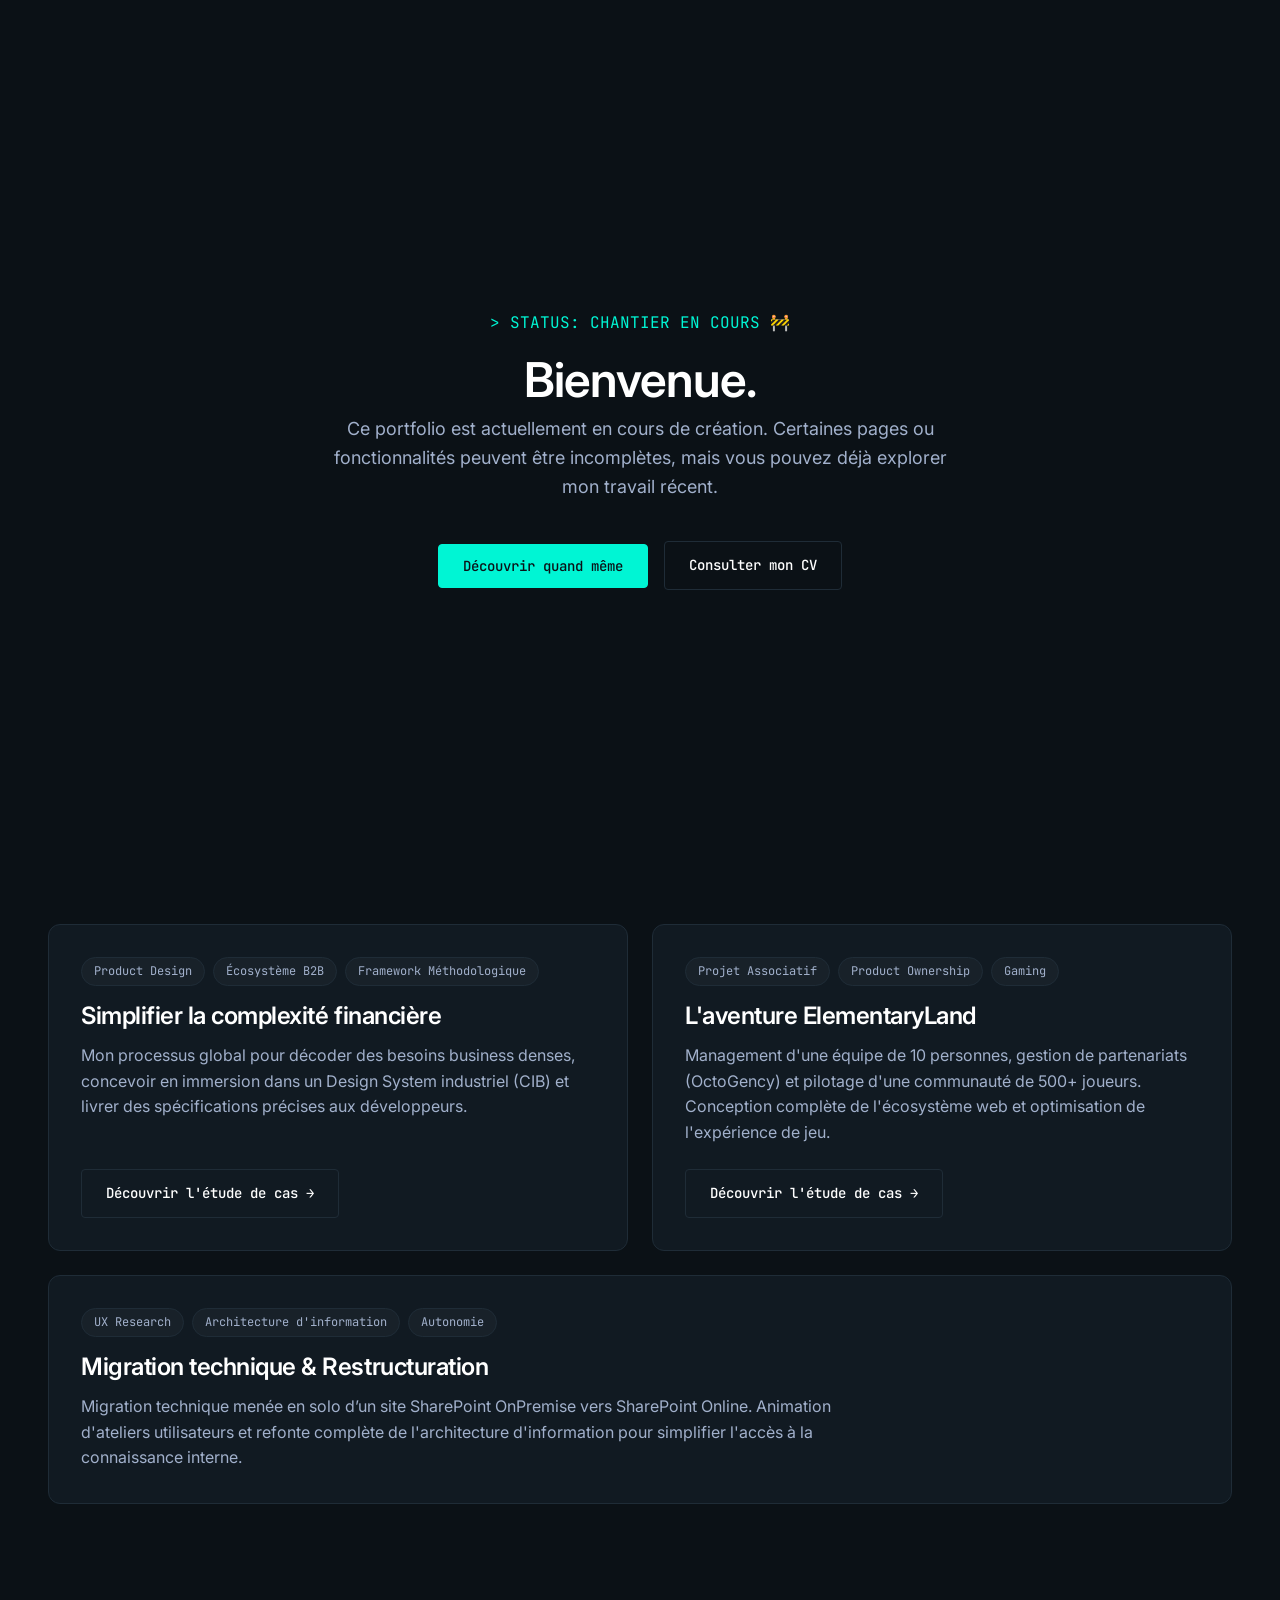
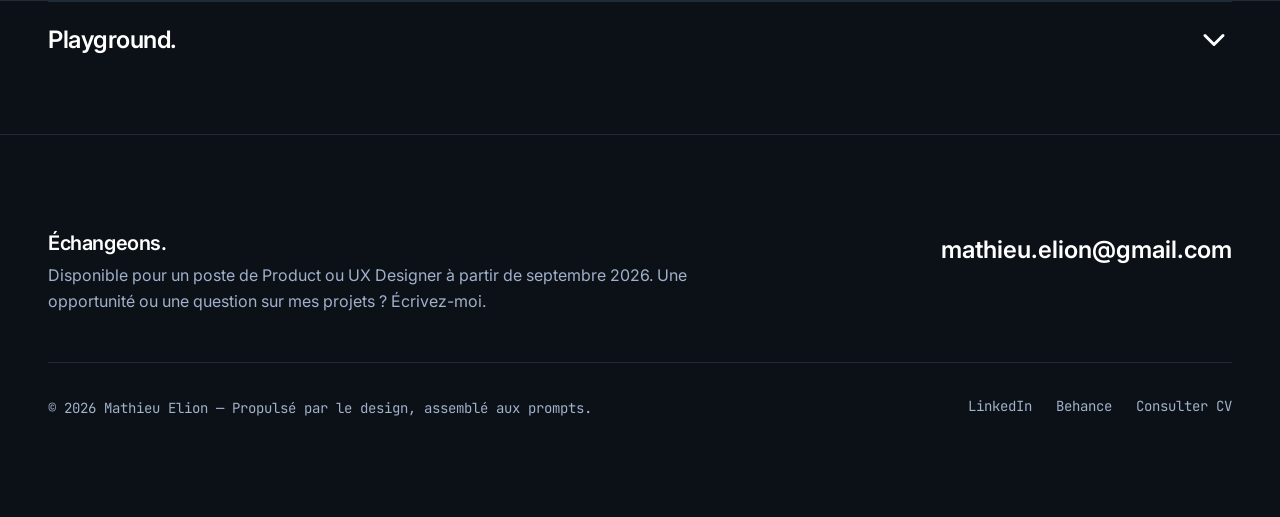
<file: index.html>
<!DOCTYPE html>
<html lang="fr">
<head>
    <meta charset="UTF-8">
    <meta name="viewport" content="width=device-width, initial-scale=1.0">
    <title>Mathieu Elion | Product & UX Designer</title>
    <meta name="description" content="Portfolio de Mathieu Elion, Product Designer hybride entre le gaming et la finance.">
    
    <!-- Fonts -->
    <link rel="preconnect" href="https://fonts.googleapis.com">
    <link rel="preconnect" href="https://fonts.gstatic.com" crossorigin>
    <link href="https://fonts.googleapis.com/css2?family=Inter:wght@400;500;600;700&family=JetBrains+Mono:wght@400;500;700&display=swap" rel="stylesheet">

    <!-- Styles -->
    <!-- Variables config is imported inside main.css -->
    <link rel="stylesheet" href="./src/styles/main.css">
</head>
<body class="bg-main m-0 p-0 overflow-x-hidden w-full">
    <!-- WIP SPLASH SCREEN -->
    <div id="wip-splash" class="wip-splash-screen flex flex-col items-center justify-center hidden" aria-hidden="true">
        <div class="wip-splash-content text-center max-w-2xl px-6 flex flex-col items-center justify-center">
            <span class="font-mono text-accent mb-4 block">> STATUS: CHANTIER EN COURS 🚧</span>
            <h1 class="hero-title mb-6" style="font-size: 3rem;">Bienvenue.</h1>
            <p class="text-secondary mb-8 text-lg">Ce portfolio est actuellement en cours de création. Certaines pages ou fonctionnalités peuvent être incomplètes, mais vous pouvez déjà explorer mon travail récent.</p>
            <div class="flex gap-4 flex-wrap justify-center items-center mt-2">
                <button id="wip-splash-enter" class="btn btn-primary" style="white-space: nowrap;">Découvrir quand même</button>
                <a href="./src/docs/CV_2026-SEPT-Mathieu_ELION.pdf" target="_blank" rel="noopener noreferrer" class="btn btn-outline" style="white-space: nowrap;">Consulter mon CV</a>
            </div>
        </div>
    </div>

    <script>
        if (localStorage.getItem('theme') === 'light') {
            document.body.classList.add('light-theme');
        }
    </script>

    <!-- The header and main layout take the full width for the background -->
    <div class="relative z-10 w-full">

<!-- ===================================================================             SITE HEADER
             ========================================================================== -->
        <!-- Center the content using layout-wrapper inside full-width container -->
        <header id="site-header" class="site-header flex flex-col">
            <!-- WIP PERMANENT BANNER -->
            <div id="wip-banner" class="wip-sticky-banner">
                <div class="marquee-container">
                    <div class="marquee-content">
                        <span class="font-bold text-primary">🚧 Chantier en cours</span> — Ce portfolio est en cours de création. Certaines fonctionnalités peuvent être incomplètes.
                    </div>
                </div>
            </div>
            <div class="layout-wrapper header-padding w-full mx-auto relative z-10 flex items-center justify-between" style="min-height: 64px;">
                <a href="./index.html" class="logo font-mono font-bold text-accent hover-effect"><span class="logo-text">ME.</span><span class="nav-breadcrumb"></span></a>
                <nav class="nav-navigation relative">
                    <button class="theme-toggle" id="theme-toggle-btn" aria-label="Changer de thème">
                        <svg class="sun-icon" width="14" height="14" viewBox="0 0 24 24" fill="none" stroke="currentColor" stroke-width="2" stroke-linecap="round" stroke-linejoin="round"><circle cx="12" cy="12" r="5"></circle><line x1="12" y1="1" x2="12" y2="3"></line><line x1="12" y1="21" x2="12" y2="23"></line><line x1="4.22" y1="4.22" x2="5.64" y2="5.64"></line><line x1="18.36" y1="18.36" x2="19.78" y2="19.78"></line><line x1="1" y1="12" x2="3" y2="12"></line><line x1="21" y1="12" x2="23" y2="12"></line><line x1="4.22" y1="19.78" x2="5.64" y2="18.36"></line><line x1="18.36" y1="5.64" x2="19.78" y2="4.22"></line></svg>
                        <svg class="moon-icon" width="14" height="14" viewBox="0 0 24 24" fill="none" stroke="currentColor" stroke-width="2" stroke-linecap="round" stroke-linejoin="round"><path d="M21 12.79A9 9 0 1 1 11.21 3 7 7 0 0 0 21 12.79z"></path></svg>
                    </button>
                    <button class="nav-menu-toggle" aria-expanded="false" aria-controls="nav-links-menu" aria-label="Ouvrir le menu">
                        <span class="menu-toggle-text">Menu</span>
                        <svg class="menu-chevron" width="12" height="12" viewBox="0 0 24 24" fill="none" stroke="currentColor" stroke-width="2.5" stroke-linecap="round" stroke-linejoin="round"><polyline points="6 9 12 15 18 9"></polyline></svg>
                    </button>
                    <div id="nav-links-menu" class="nav-links-container">
                        <a href="#projects" class="nav-link">Projets</a>
                        <a href="#playground" class="nav-link-playground">Playground</a>
                        <a href="#site-footer" class="nav-link">Contact</a>
                        <a href="./src/docs/CV_2026-SEPT-Mathieu_ELION.pdf" class="nav-cv-btn" target="_blank" rel="noopener noreferrer">CV</a>
                    </div>
                </nav>
            </div>
        </header>

        <main id="main-content" class="w-full relative z-10">

            <!-- ==========================================================================
                 HERO SECTION
                 ========================================================================== -->
            <section id="hero" class="relative min-h-[70vh] flex flex-col justify-center overflow-hidden w-full m-0 p-0 w-screen max-w-[100vw]" style="margin-left: calc(-50vw + 50%); margin-right: calc(-50vw + 50%); padding-left: calc(50vw - 50%); padding-right: calc(50vw - 50%);">
                <!-- Background Canvas (Spans entire hero section) -->
                <div class="hero-canvas-container absolute inset-0 z-0 w-full h-full overflow-hidden">
                    <canvas id="hero-interactive-canvas" class="w-full h-full block"></canvas>
                </div>

                <div class="layout-wrapper hero-grid relative z-10 section-padding w-full mx-auto">

                    <!-- Left Column: Content -->
                    <div class="hero-left max-w-2xl">

                        <!-- Easter Egg: Hero Text Tooltip -->
                        <div class="prompt-badge-wrapper" aria-hidden="true">
                            <button class="prompt-badge" tabindex="0">AI 🪄</button>
                            <div class="prompt-tooltip">
                                <div class="prompt-code">
                                    <span class="prompt-label">> Prompt Used:</span>
                                    <p>"Génère un texte d'introduction minimaliste pour un Product Designer junior."</p>
                                </div>
                                <div class="human-fix">
                                    <span class="prompt-label">> Human Fix:</span>
                                    <p>"Le texte initial de l'IA était ultra-générique. J'ai tout réécrit à la main pour assumer mon vrai profil : ce grand écart entre l'univers du gaming et la rigueur de la finance."</p>
                                </div>
                            </div>
                        </div>

                        <h1 class="hero-title">Mathieu Elion</h1>
                        <span class="hero-subtitle font-mono text-accent">Product Designer — UX Designer</span>
                        <p class="hero-text mb-8">
                            De la gestion créative d'une communauté gaming à la rigueur des services financiers chez Société Générale CIB, mon parcours est guidé par une curiosité de nature et l'envie d'apprendre. Touche-à-tout et passionné par l'exploration du design sous toutes ses formes, j'aime décortiquer les problèmes denses pour concevoir des parcours fluides. Diplômé en septembre 2026, je cherche mon prochain terrain d'apprentissage.
                        </p>

                        <!-- Call To Actions -->
                        <div class="hero-actions flex gap-4 relative" style="width: fit-content; z-index: 50;">
                             <!-- Easter Egg: Hero Buttons Tooltip -->
                            <div class="prompt-badge-wrapper" style="top: -15px; right: -40px;" aria-hidden="true">
                                <button class="prompt-badge" tabindex="0">AI 🪄</button>
                                <!-- Apply custom class for top tooltip -->
                                <div class="prompt-tooltip tooltip-top">
                                    <div class="prompt-code">
                                        <span class="prompt-label">> Prompt Used:</span>
                                        <p>"Ajoute des boutons de contact sous le texte du hero."</p>
                                    </div>
                                    <div class="human-fix">
                                        <span class="prompt-label">> Human Fix:</span>
                                        <p>"Erreur d'UX classique de l'IA qui avait masqué mon CV tout en bas du site. Les recruteurs sont pressés : les boutons d'action doivent être accessibles dès le premier regard."</p>
                                    </div>
                                </div>
                            </div>
                            <a href="./src/docs/CV_2026-SEPT-Mathieu_ELION.pdf" class="btn btn-primary" target="_blank" rel="noopener noreferrer">Consulter mon CV</a>
                            <a href="#site-footer" class="btn btn-outline">Me contacter</a>
                        </div>
                    </div>

                    <!-- Right Column: Status Tracker -->
                    <div class="hero-right flex flex-col justify-center">
                        <div class="status-tracker">

                            <!-- Row 1 -->
                            <div class="status-row">
                                <span class="status-label font-mono">DISPONIBILITÉ</span>
                                <p class="status-value">Poste de Product ou UX Designer à partir de septembre 2026.</p>
                            </div>

                            <!-- Row 2 -->
                            <div class="status-row">
                                <span class="status-label font-mono">FOCUS ACTUEL</span>
                                <p class="status-value">Rédaction d'un mémoire sur la manipulation insidieuse.</p>
                            </div>

                            <!-- Row 3 -->
                            <div class="status-row">
                                <span class="status-label font-mono">LOCALISATION</span>
                                <p class="status-value">Paris - France</p>
                            </div>

                        </div>
                    </div>

                </div>
            </section>

            <!-- ==========================================================================
                 MAIN PROJECTS GRID
                 ========================================================================== -->
            <section id="projects" class="border-t relative z-10 bg-main w-full m-0 p-0 w-screen max-w-[100vw]" style="margin-left: calc(-50vw + 50%); margin-right: calc(-50vw + 50%); padding-left: calc(50vw - 50%); padding-right: calc(50vw - 50%);">
                <div class="layout-wrapper section-padding w-full mx-auto">
                    <h2 class="section-title">Projets.</h2>
                    <p class="section-subtitle">Sélection d'études de cas détaillées.</p>

                    <div class="projects-grid mt-8">

                        <!-- === CARD 1: SG Markets === -->
                        <!-- Fixed absolute link to trigger properly on local filesystem -->
                        <article class="card flex-col flex-between project-card relative cursor-pointer" onclick="window.location.href='./sg-markets.html'" tabindex="0">
                            <!-- Easter Egg: SG Markets Tooltip -->
                            <!-- IMPORTANT: Stop click event from bubbling up to the article when interacting with the badge -->
                            <div class="prompt-badge-wrapper" aria-hidden="true" onclick="event.stopPropagation()">
                                <button class="prompt-badge" tabindex="0">AI 🪄</button>
                                <div class="prompt-tooltip">
                                    <div class="prompt-code">
                                        <span class="prompt-label">> Prompt Used:</span>
                                        <p>"Crée une section asymétrique pour présenter mes projets majeurs."</p>
                                    </div>
                                    <div class="human-fix">
                                        <span class="prompt-label">> Human Fix:</span>
                                        <p>"L'IA avait d'abord généré des sections séparées très lourdes. On a itéré ensemble pour tout regrouper dans cette grille unifiée, plus proche d'une logique de Dashboard."</p>
                                    </div>
                                </div>
                            </div>

                            <div>
                                <!-- Tags -->
                                <div class="tags-container mb-4">
                                    <span class="tag">Product Design</span>
                                    <span class="tag">Écosystème B2B</span>
                                    <span class="tag">Framework Méthodologique</span>
                                </div>
                                <h3 class="card-title">Simplifier la complexité financière</h3>
                                <p class="card-desc">Mon processus global pour décoder des besoins business denses, concevoir en immersion dans un Design System industriel (CIB) et livrer des spécifications précises aux développeurs.</p>
                            </div>
                            <!-- Inner link also needs stopPropagation or just let the article click handle it -->
                            <a href="./sg-markets.html" class="btn btn-outline mt-6 self-start" onclick="event.stopPropagation()">Découvrir l'étude de cas →</a>
                        </article>

                        <!-- === CARD 2: ElementaryLand === -->
                        <article class="card flex-col flex-between project-card relative cursor-pointer" onclick="window.location.href='./elementary-land.html'" tabindex="0">
                            <div>
                                <!-- Tags -->
                                <div class="tags-container mb-4">
                                    <span class="tag">Projet Associatif</span>
                                    <span class="tag">Product Ownership</span>
                                    <span class="tag">Gaming</span>
                                </div>
                                <h3 class="card-title">L'aventure ElementaryLand</h3>
                                <p class="card-desc">Management d'une équipe de 10 personnes, gestion de partenariats (OctoGency) et pilotage d'une communauté de 500+ joueurs. Conception complète de l'écosystème web et optimisation de l'expérience de jeu.</p>
                            </div>
                            <a href="./elementary-land.html" class="btn btn-outline mt-6 self-start" onclick="event.stopPropagation()">Découvrir l'étude de cas →</a>
                        </article>

                        <!-- === CARD 3: SharePoint (Full Width) === -->
                        <article class="card project-card-full relative">
                            <!-- Easter Egg: SharePoint Tooltip -->
                            <div class="prompt-badge-wrapper" style="top: 10px; right: 10px;" aria-hidden="true">
                                <button class="prompt-badge" tabindex="0">AI 🪄</button>
                                <div class="prompt-tooltip playground-tooltip">
                                    <div class="prompt-code">
                                        <span class="prompt-label">> Prompt Used:</span>
                                        <p>"Rédige le descriptif pour un projet de migration d'outils internes."</p>
                                    </div>
                                    <div class="human-fix">
                                        <span class="prompt-label">> Human Fix:</span>
                                        <p>"L'IA voulait survendre le projet avec des buzzwords corporate. J'ai simplifié le pitch pour me concentrer sur la vraie valeur ajoutée de mon alternance : l'architecture de l'information et l'animation d'ateliers."</p>
                                    </div>
                                </div>
                            </div>

                            <!-- Tags -->
                            <div class="tags-container mb-4">
                                <span class="tag">UX Research</span>
                                <span class="tag">Architecture d'information</span>
                                <span class="tag">Autonomie</span>
                            </div>
                            <h3 class="card-title">Migration technique & Restructuration</h3>
                            <p class="card-desc max-w-3xl">Migration technique menée en solo d’un site SharePoint OnPremise vers SharePoint Online. Animation d'ateliers utilisateurs et refonte complète de l'architecture d'information pour simplifier l'accès à la connaissance interne.</p>
                        </article>

                    </div>
                </div>
            </section>

            <!-- ==========================================================================
                 PLAYGROUND SECTION
                 ========================================================================== -->
            <section id="playground" class="border-t relative z-10 bg-main w-full m-0 p-0 w-screen max-w-[100vw]" style="margin-left: calc(-50vw + 50%); margin-right: calc(-50vw + 50%); padding-left: calc(50vw - 50%); padding-right: calc(50vw - 50%);">
                <div class="layout-wrapper w-full mx-auto relative px-6 px-12-md">
                    <button class="playground-trigger" aria-expanded="false" aria-controls="playground-content">
                        <div class="trigger-text-content">
                            <h2 class="section-title mb-0" style="font-size: 1.5rem; margin-bottom: 0;">Playground.</h2>
                        </div>
                        <svg class="chevron-icon" width="36" height="36" viewBox="0 0 24 24" fill="none" stroke="currentColor" stroke-width="2" stroke-linecap="round" stroke-linejoin="round"><polyline points="6 9 12 15 18 9"></polyline></svg>
                    </button>

                    <div id="playground-content" class="playground-content" aria-hidden="true">
                        <div class="playground-inner-wrapper relative">

                            <!-- Easter Egg: Playground Tooltip -->
                            <div class="prompt-badge-wrapper" style="top: 0; right: var(--space-6);" aria-hidden="true">
                                <button class="prompt-badge" tabindex="0">AI 🪄</button>
                                <div class="prompt-tooltip">
                                    <div class="prompt-code">
                                        <span class="prompt-label">> Prompt Used:</span>
                                        <p>"Crée une section hautement structurée pour l'archivage de mes projets secondaires."</p>
                                    </div>
                                    <div class="human-fix">
                                        <span class="prompt-label">> Human Fix:</span>
                                        <p>"L'IA voulait créer des sous-pages hyper formelles pour chaque exercice. J'ai préféré casser ce cadre rigide pour en faire un espace libre — un vrai fourre-tout propre — où je partage mes photos, liens et expérimentations de cours sans filtre."</p>
                                    </div>
                                </div>
                            </div>

                            <span class="section-subtitle block mb-4">Un espace d'expérimentations libres.</span>
                            <p class="max-w-3xl mb-8">Un aperçu de mes projets hebdomadaires à l'IIM, hackathons, rendus 3D sur Blender et délires de code. Un condensé d'exercices pour tester des idées, échouer parfois, et apprendre rapidement à délivrer sous contrainte de temps.</p>

                            <!-- Masonry Grid for side projects -->
                            <div class="grid-masonry mt-8">
                                <!-- HOW TO MODIFY: Replace these placeholder cards with <img>, <video>, or custom content -->
                                <div class="card playground-card flex-center">
                                    <span class="tag font-mono">[UI]</span>
                                </div>
                                <div class="card playground-card flex-center">
                                    <span class="tag font-mono">[3D]</span>
                                </div>
                                <div class="card playground-card flex-center">
                                    <span class="tag font-mono">[Motion]</span>
                                </div>
                                <div class="card playground-card flex-center">
                                    <span class="tag font-mono">[Code]</span>
                                </div>
                                <div class="card playground-card flex-center">
                                    <span class="tag font-mono">[UI]</span>
                                </div>
                                <div class="card playground-card flex-center">
                                    <span class="tag font-mono">[3D]</span>
                                </div>
                            </div>
                        </div>
                    </div>
                </div>
            </section>
        </main>
        
        <!-- ==========================================================================
             SITE FOOTER
             ========================================================================== -->
        <footer id="site-footer" class="border-t flex-col relative z-10 bg-main w-full m-0 p-0 w-screen max-w-[100vw]" style="margin-left: calc(-50vw + 50%); margin-right: calc(-50vw + 50%); padding-left: calc(50vw - 50%); padding-right: calc(50vw - 50%);">
            <div class="layout-wrapper section-padding w-full mx-auto">
                <!-- Top Row: Contact & Availability -->
                <div class="footer-top flex-col md-flex-row md-between md-align-start mb-12">
                    <div class="footer-content max-w-2xl mb-8 md-mb-0">
                        <h2 class="text-xl font-bold mb-2">Échangeons.</h2>
                        <p class="text-secondary m-0">
                            Disponible pour un poste de Product ou UX Designer à partir de septembre 2026. Une opportunité ou une question sur mes projets ? Écrivez-moi.
                        </p>
                    </div>

                    <div class="footer-contact">
                        <a href="mailto:mathieu.elion@gmail.com" class="text-2xl font-bold hover-effect">
                            mathieu.elion@gmail.com
                        </a>
                    </div>
                </div>

                <!-- Bottom Row: Metadata & Links -->
                <div class="footer-bottom border-t pt-8 flex-col md-flex-row md-between">
                    <div class="footer-metadata mb-4 md-mb-0">
                        <span class="font-mono text-muted text-sm">
                            © 2026 Mathieu Elion — Propulsé par le design, assemblé aux prompts.
                        </span>
                    </div>

                    <div class="footer-links flex gap-6">
                        <a href="https://www.linkedin.com/in/mathieu-elion" class="font-mono text-muted text-sm hover-effect" target="_blank" rel="noopener noreferrer">LinkedIn</a>
                        <a href="https://behance.net/mathieuelion" class="font-mono text-muted text-sm hover-effect" target="_blank" rel="noopener noreferrer">Behance</a>
                        <a href="./src/docs/CV_2026-SEPT-Mathieu_ELION.pdf" class="font-mono text-muted text-sm hover-effect" target="_blank" rel="noopener noreferrer">Consulter CV</a>
                    </div>
                </div>
            </div>
        </footer>
    </div>
    
    <!-- ==========================================================================
         EASTER EGG CONTROLLER
         Floating Button (Compact Version)
         ========================================================================== -->
    <button id="prompt-mode-toggle" class="floating-btn-compact" aria-label="Toggle Developer Prompt Mode" aria-pressed="false">
        <span class="icon font-mono font-bold" aria-hidden="true">🪄</span>
        <span class="btn-tooltip font-mono" aria-live="polite">Behind the Scenes</span>
    </button>

    <!-- Scripts -->
    <script src="./src/js/main.js" defer></script>
</body>
</html>
</file>
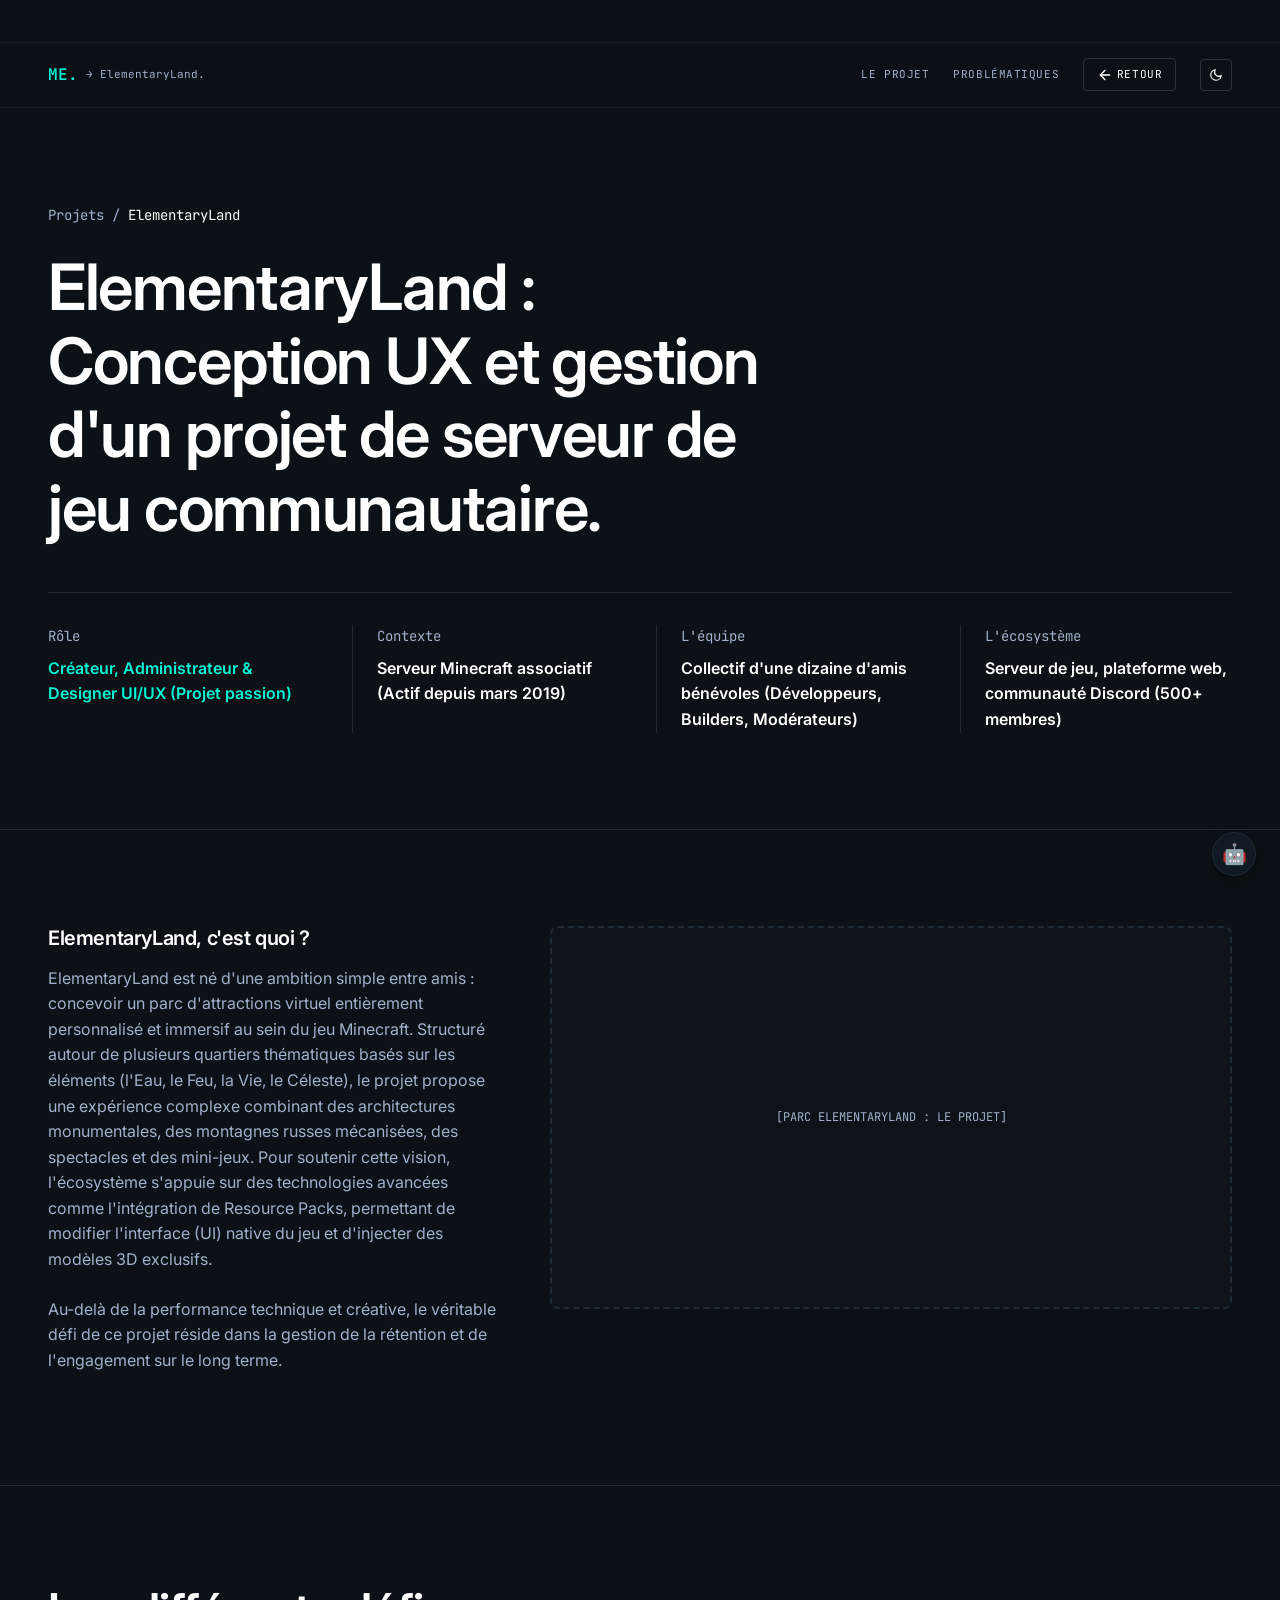
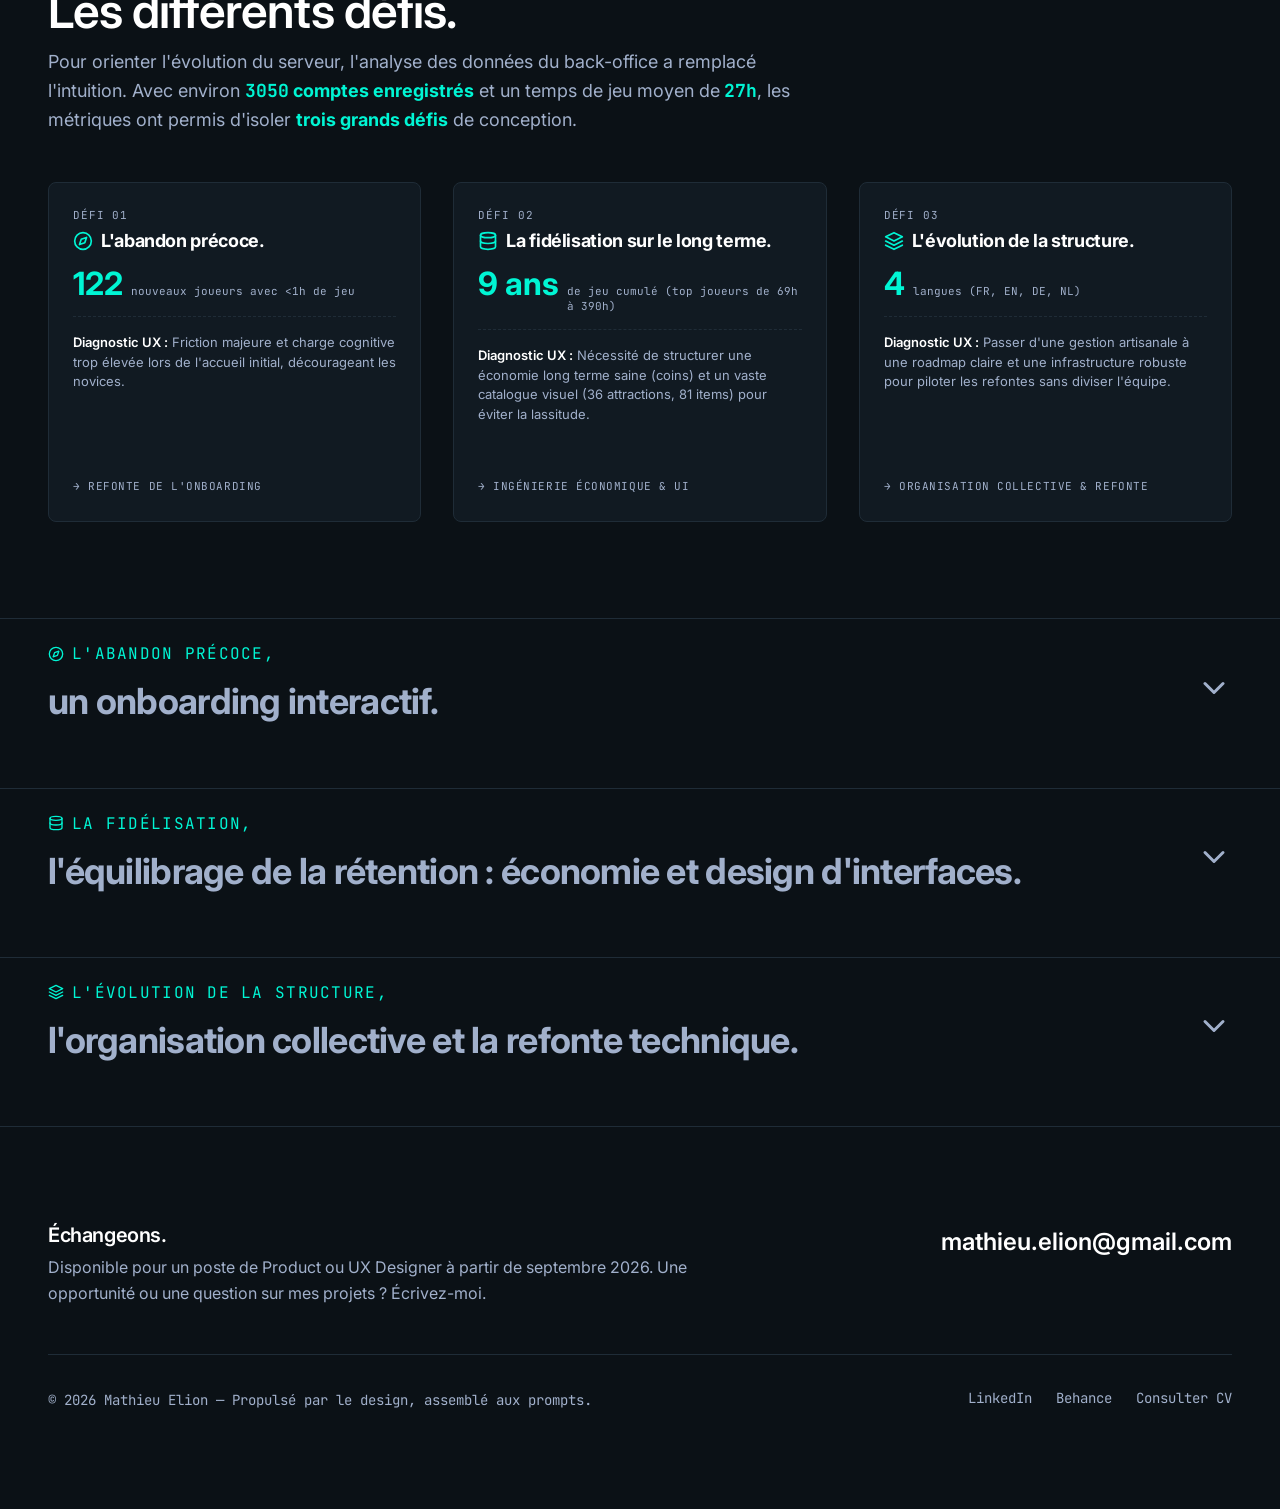
<file: elementary-land.html>
<!DOCTYPE html>
<html lang="fr">

<head>
    <meta charset="UTF-8">
    <meta name="viewport" content="width=device-width, initial-scale=1.0">
    <title>ElementaryLand | Mathieu Elion</title>
    <meta name="description"
        content="Étude de cas : ElementaryLand - Conception UX et gestion d'un projet de serveur de jeu communautaire.">

    <!-- Fonts -->
    <link rel="preconnect" href="https://fonts.googleapis.com">
    <link rel="preconnect" href="https://fonts.gstatic.com" crossorigin>
    <link
        href="https://fonts.googleapis.com/css2?family=Inter:wght@400;500;600;700&family=JetBrains+Mono:wght@400;500;700&display=swap"
        rel="stylesheet">

    <!-- Styles -->
    <link rel="stylesheet" href="./src/styles/main.css">
</head>

<body class="bg-main m-0 p-0 overflow-x-hidden w-full">
    <script>
        if (localStorage.getItem('theme') === 'light') {
            document.body.classList.add('light-theme');
        }
    </script>
    <!-- ==========================================================================
         SITE HEADER
         ========================================================================== -->
    <header id="site-header" class="site-header flex flex-col">
        <!-- WIP PERMANENT BANNER -->
        <div id="wip-banner" class="wip-sticky-banner">
            <div class="marquee-container">
                <div class="marquee-content">
                    <span class="font-bold text-primary">🚧 Chantier en cours</span> — Ce portfolio est en cours de création. Certaines fonctionnalités peuvent être incomplètes.
                </div>
            </div>
        </div>
        <div class="layout-wrapper header-padding w-full mx-auto relative z-10 flex items-center justify-between" style="min-height: 64px;">
            <a href="./index.html" class="logo font-mono font-bold text-accent hover-effect">
                <span class="logo-text">ME.</span><span class="nav-breadcrumb stands-active"> → ElementaryLand.</span>
            </a>
            <nav class="nav-navigation relative">
                <button class="theme-toggle" id="theme-toggle-btn" aria-label="Changer de thème">
                    <svg class="sun-icon" width="14" height="14" viewBox="0 0 24 24" fill="none" stroke="currentColor"
                        stroke-width="2" stroke-linecap="round" stroke-linejoin="round">
                        <circle cx="12" cy="12" r="5"></circle>
                        <line x1="12" y1="1" x2="12" y2="3"></line>
                        <line x1="12" y1="21" x2="12" y2="23"></line>
                        <line x1="4.22" y1="4.22" x2="5.64" y2="5.64"></line>
                        <line x1="18.36" y1="18.36" x2="19.78" y2="19.78"></line>
                        <line x1="1" y1="12" x2="3" y2="12"></line>
                        <line x1="21" y1="12" x2="23" y2="12"></line>
                        <line x1="4.22" y1="19.78" x2="5.64" y2="18.36"></line>
                        <line x1="18.36" y1="5.64" x2="19.78" y2="4.22">
                    </svg>
                    <svg class="moon-icon" width="14" height="14" viewBox="0 0 24 24" fill="none" stroke="currentColor"
                        stroke-width="2" stroke-linecap="round" stroke-linejoin="round">
                        <path d="M21 12.79A9 9 0 1 1 11.21 3 7 7 0 0 0 21 12.79z"></path>
                    </svg>
                </button>
                <a href="./index.html" class="nav-retour-btn">
                    <svg width="16" height="16" viewBox="0 0 24 24" fill="none" stroke="currentColor" stroke-width="2"
                        stroke-linecap="round" stroke-linejoin="round">
                        <line x1="19" y1="12" x2="5" y2="12"></line>
                        <polyline points="12 19 5 12 12 5"></polyline>
                    </svg>
                    <span class="nav-retour-text">Retour</span>
                </a>
                <button class="nav-menu-toggle" aria-expanded="false" aria-controls="nav-links-menu"
                    aria-label="Ouvrir le menu">
                    <span class="menu-toggle-text">Menu</span>
                    <svg class="menu-chevron" width="12" height="12" viewBox="0 0 24 24" fill="none"
                        stroke="currentColor" stroke-width="2.5" stroke-linecap="round" stroke-linejoin="round">
                        <polyline points="6 9 12 15 18 9"></polyline>
                    </svg>
                </button>
                <div id="nav-links-menu" class="nav-links-container">
                    <a href="#projet" class="nav-link">Le Projet</a>
                    <a href="#problemes" class="nav-link">Problématiques</a>
                </div>
            </nav>
        </div>
    </header>

    <div class="layout-wrapper">
        <main id="main-content">
            <!-- ==========================================================================
                 1. BREADCRUMB & HERO HEADER
                 ========================================================================== -->
            <section id="case-study-hero" class="section-padding pb-8">
                <div class="max-w-3xl">
                    <!-- Breadcrumb -->
                    <div class="font-mono text-muted mb-6 text-sm">
                        <a href="./index.html" class="hover-effect">Projets</a> / <span
                            class="text-primary">ElementaryLand</span>
                    </div>

                    <!-- Main Title -->
                    <h1 class="hero-title">ElementaryLand : Conception UX et gestion d'un projet de serveur de jeu
                        communautaire.</h1>
                </div>

                <!-- Metadata Row -->
                <div class="metadata-grid grid-4-cols mt-12 border-t pt-8">
                    <!-- Col 1 -->
                    <div class="metadata-col">
                        <span class="font-mono text-muted text-sm block mb-2">Rôle</span>
                        <p class="font-bold text-accent m-0">Créateur, Administrateur &amp; Designer UI/UX (Projet
                            passion)</p>
                    </div>
                    <!-- Col 2 -->
                    <div class="metadata-col border-l-md pl-md-6">
                        <span class="font-mono text-muted text-sm block mb-2">Contexte</span>
                        <p class="font-bold text-primary m-0">Serveur Minecraft associatif (Actif depuis mars 2019)</p>
                    </div>
                    <!-- Col 3 -->
                    <div class="metadata-col border-l-md pl-md-6">
                        <span class="font-mono text-muted text-sm block mb-2">L'équipe</span>
                        <p class="font-bold text-primary m-0">Collectif d'une dizaine d'amis bénévoles (Développeurs,
                            Builders, Modérateurs)</p>
                    </div>
                    <!-- Col 4 -->
                    <div class="metadata-col border-l-md pl-md-6">
                        <span class="font-mono text-muted text-sm block mb-2">L'écosystème</span>
                        <p class="font-bold text-primary m-0">Serveur de jeu, plateforme web, communauté Discord (500+
                            membres)</p>
                    </div>
                </div>
            </section>

            <!-- ==========================================================================
                 2. LE PROJET & LE DÉFI DE LA RÉTENTION
                 ========================================================================== -->
            <section id="projet" class="section-padding border-t">
                <div class="context-grid">
                    <!-- Left Column -->
                    <div class="context-text">
                        <h2 class="text-xl mb-4">ElementaryLand, c'est quoi ?</h2>
                        <p class="mb-6">
                            ElementaryLand est né d'une ambition simple entre amis : concevoir un parc d'attractions
                            virtuel entièrement personnalisé et immersif au sein du jeu Minecraft. Structuré autour de
                            plusieurs quartiers thématiques basés sur les éléments (l'Eau, le Feu, la Vie, le Céleste),
                            le projet propose une expérience complexe combinant des architectures monumentales, des
                            montagnes russes mécanisées, des spectacles et des mini-jeux. Pour soutenir cette vision,
                            l'écosystème s'appuie sur des technologies avancées comme l'intégration de Resource Packs,
                            permettant de modifier l'interface (UI) native du jeu et d'injecter des modèles 3D
                            exclusifs.
                        </p>
                        <p class="mb-0">
                            Au-delà de la performance technique et créative, le véritable défi de ce projet réside dans
                            la gestion de la rétention et de l'engagement sur le long terme.
                        </p>
                    </div>
                    <!-- Right Column (Visual Placeholder) -->
                    <div class="context-visual">
                        <div class="placeholder-box flex-col flex-center image-container-16-9"
                            style="min-height: auto; aspect-ratio: 16/9; margin-bottom: 0;">
                            <span class="image-container-label font-mono">
                                [PARC ELEMENTARYLAND : LE PROJET]
                            </span>
                        </div>
                    </div>
                </div>
            </section>

            <!-- ==========================================================================
                 3. LES DONNÉES D'USAGE : CARTOGRAPHIE DES PROBLÉMATIQUES
                 ========================================================================== -->
            <section id="problemes" class="section-padding border-t">
                <div class="max-w-3xl mb-12">
                    <h2 class="section-title">Les différents défis.</h2>
                    <p class="section-subtitle">
                        Pour orienter l'évolution du serveur, l'analyse des données du back-office a remplacé
                        l'intuition. Avec environ <strong class="text-accent"><span class="font-mono">3050</span>
                            comptes enregistrés</strong> et un temps de jeu moyen de<strong class="text-accent"> <span
                                class="font-mono">27h</span></strong>, les
                        métriques ont permis d'isoler <strong class="text-accent">trois grands défis</strong> de
                        conception.
                    </p>
                </div>

                <div class="problems-grid mt-8">
                    <!-- Card 1 -->
                    <article class="problem-card">
                        <div class="problem-card-header">
                            <span class="problem-category font-mono">DÉFI 01</span>
                            <h3 class="problem-title">
                                <svg class="defi-icon" width="20" height="20" viewBox="0 0 24 24" fill="none"
                                    stroke="currentColor" stroke-width="2" stroke-linecap="round"
                                    stroke-linejoin="round">
                                    <circle cx="12" cy="12" r="10"></circle>
                                    <polygon points="16.24 7.76 14.12 14.12 7.76 16.24 9.88 9.88 16.24 7.76"></polygon>
                                </svg>
                                <span>L'abandon précoce.</span>
                            </h3>
                        </div>
                        <div class="problem-metric-block">
                            <span class="problem-metric">122</span>
                            <span class="problem-metric-label font-mono">nouveaux joueurs avec &lt;1h de jeu</span>
                        </div>
                        <p class="problem-diagnostic text-sm">
                            <strong>Diagnostic UX :</strong> Friction majeure et charge cognitive trop élevée lors de
                            l'accueil initial, décourageant les novices.
                        </p>
                        <div class="problem-footer">
                            <a href="#onboarding-solution" class="problem-action-link">→ Refonte de l'Onboarding</a>
                        </div>
                    </article>

                    <!-- Card 2 -->
                    <article class="problem-card">
                        <div class="problem-card-header">
                            <span class="problem-category font-mono">DÉFI 02</span>
                            <h3 class="problem-title">
                                <svg class="defi-icon" width="20" height="20" viewBox="0 0 24 24" fill="none"
                                    stroke="currentColor" stroke-width="2" stroke-linecap="round"
                                    stroke-linejoin="round">
                                    <ellipse cx="12" cy="5" rx="9" ry="3"></ellipse>
                                    <path d="M3 5v14c0 1.66 4 3 9 3s9-1.34 9-3V5"></path>
                                    <path d="M3 12c0 1.66 4 3 9 3s9-1.34 9-3"></path>
                                </svg>
                                <span>La fidélisation sur le long terme.</span>
                            </h3>
                        </div>
                        <div class="problem-metric-block">
                            <span class="problem-metric">9 ans</span>
                            <span class="problem-metric-label font-mono">de jeu cumulé (top joueurs de 69h à
                                390h)</span>
                        </div>
                        <p class="problem-diagnostic text-sm">
                            <strong>Diagnostic UX :</strong> Nécessité de structurer une économie long terme saine
                            (coins) et un vaste catalogue visuel (36 attractions, 81 items) pour éviter la lassitude.
                        </p>
                        <div class="problem-footer">
                            <a href="#economy-solution" class="problem-action-link">→ Ingénierie Économique &amp; UI</a>
                        </div>
                    </article>

                    <!-- Card 3 -->
                    <article class="problem-card">
                        <div class="problem-card-header">
                            <span class="problem-category font-mono">DÉFI 03</span>
                            <h3 class="problem-title">
                                <svg class="defi-icon" width="20" height="20" viewBox="0 0 24 24" fill="none"
                                    stroke="currentColor" stroke-width="2" stroke-linecap="round"
                                    stroke-linejoin="round">
                                    <polygon points="12 2 2 7 12 12 22 7 12 2"></polygon>
                                    <polyline points="2 17 12 22 22 17"></polyline>
                                    <polyline points="2 12 12 17 22 12"></polyline>
                                </svg>
                                <span>L'évolution de la structure.</span>
                            </h3>
                        </div>
                        <div class="problem-metric-block">
                            <span class="problem-metric">4</span>
                            <span class="problem-metric-label font-mono">langues (FR, EN, DE, NL)</span>
                        </div>
                        <p class="problem-diagnostic text-sm">
                            <strong>Diagnostic UX :</strong> Passer d'une gestion artisanale à une roadmap claire et une
                            infrastructure robuste pour piloter les refontes sans diviser l'équipe.
                        </p>
                        <div class="problem-footer">
                            <a href="#management-solution" class="problem-action-link">→ Organisation Collective &amp;
                                Refonte</a>
                        </div>
                    </article>
                </div>
            </section>

            <!-- ==========================================================================
                 4. PLACEHOLDER SOLUTION SECTIONS (FOR SMOOTH ANCHOR SCROLLING)
                 ========================================================================== -->
            <section id="onboarding-solution" class="section-padding border-t">
                <button class="onboarding-trigger" aria-expanded="false" aria-controls="onboarding-content">
                    <div class="onboarding-trigger-text">
                        <span class="section-category font-mono text-accent block mb-2 flex items-center gap-2">
                            <svg class="section-defi-icon" width="16" height="16" viewBox="0 0 24 24" fill="none"
                                stroke="currentColor" stroke-width="2" stroke-linecap="round" stroke-linejoin="round">
                                <circle cx="12" cy="12" r="10"></circle>
                                <polygon points="16.24 7.76 14.12 14.12 7.76 16.24 9.88 9.88 16.24 7.76"></polygon>
                            </svg>
                            L'ABANDON PRÉCOCE,
                        </span>
                        <h2 class="section-title onboarding-title mb-0">un onboarding interactif.</h2>
                    </div>
                    <svg class="chevron-icon" width="36" height="36" viewBox="0 0 24 24" fill="none"
                        stroke="currentColor" stroke-width="2" stroke-linecap="round" stroke-linejoin="round">
                        <polyline points="6 9 12 15 18 9"></polyline>
                    </svg>
                </button>

                <div id="onboarding-content" class="onboarding-content" aria-hidden="true">
                    <div class="onboarding-inner-wrapper pt-8">
                        <div class="context-grid">
                            <!-- Left Column (Content & Interactive Accordion) -->
                            <div class="context-text">
                                <p class="mb-6">
                                    Pour réduire l'abandon des <strong class="text-accent"><span
                                            class="font-mono">122</span> nouveaux joueurs</strong>, l'accueil du serveur
                                    a été
                                    entièrement repensé. Le but était de simplifier l'arrivée des novices sans casser
                                    l'univers du jeu.
                                </p>
                                <p class="mb-6">
                                    Au lieu d'afficher un gros pavé de texte à la connexion, nous avons créé un système
                                    d'accueil intégré directement dans le chat, basé sur un apprentissage pas-à-pas.
                                    L'explication du fonctionnement du serveur est découpée en <strong
                                        class="text-accent">trois guides courts</strong>, qui
                                    se lancent l'un après l'autre :
                                </p>

                                <!-- Monospace Interactive Accordion -->
                                <div class="guide-accordion mb-6">
                                    <div class="guide-row">
                                        <button class="guide-trigger font-mono is-expanded" aria-expanded="true"
                                            aria-controls="guide-content-economy">
                                            <span class="guide-trigger-title">* L'économie :</span>
                                            <svg class="guide-chevron" width="12" height="12" viewBox="0 0 24 24"
                                                fill="none" stroke="currentColor" stroke-width="2.5"
                                                stroke-linecap="round" stroke-linejoin="round">
                                                <polyline points="6 9 12 15 18 9"></polyline>
                                            </svg>
                                        </button>
                                        <div id="guide-content-economy" class="guide-content is-expanded"
                                            aria-hidden="false">
                                            <div class="guide-inner text-secondary text-sm font-mono">
                                                comprendre comment gagner et utiliser les pièces de monnaie (coins).
                                            </div>
                                        </div>
                                    </div>
                                    <div class="guide-row">
                                        <button class="guide-trigger font-mono" aria-expanded="false"
                                            aria-controls="guide-content-navigation">
                                            <span class="guide-trigger-title">* La navigation :</span>
                                            <svg class="guide-chevron" width="12" height="12" viewBox="0 0 24 24"
                                                fill="none" stroke="currentColor" stroke-width="2.5"
                                                stroke-linecap="round" stroke-linejoin="round">
                                                <polyline points="6 9 12 15 18 9"></polyline>
                                            </svg>
                                        </button>
                                        <div id="guide-content-navigation" class="guide-content" aria-hidden="true">
                                            <div class="guide-inner text-secondary text-sm font-mono">
                                                apprendre à utiliser le menu GPS, les interactions au clic droit et le
                                                système de téléportation.
                                            </div>
                                        </div>
                                    </div>
                                    <div class="guide-row">
                                        <button class="guide-trigger font-mono" aria-expanded="false"
                                            aria-controls="guide-content-progression">
                                            <span class="guide-trigger-title">* La progression :</span>
                                            <svg class="guide-chevron" width="12" height="12" viewBox="0 0 24 24"
                                                fill="none" stroke="currentColor" stroke-width="2.5"
                                                stroke-linecap="round" stroke-linejoin="round">
                                                <polyline points="6 9 12 15 18 9"></polyline>
                                            </svg>
                                        </button>
                                        <div id="guide-content-progression" class="guide-content" aria-hidden="true">
                                            <div class="guide-inner text-secondary text-sm font-mono">
                                                découvrir les quêtes, les défis (achievements) et les boutiques de
                                                cosmétiques (shops).
                                            </div>
                                        </div>
                                    </div>
                                </div>

                                <p class="mb-0">
                                    Chaque guide commence par un titre net au centre de l'écran pour indiquer la
                                    progression. Cela transforme une phase d'apprentissage complexe en un parcours
                                    simple et guidé.
                                </p>
                            </div>

                            <!-- Right Column (Visual Logigramme) -->
                            <div class="context-visual flex flex-col justify-center">
                                <div class="placeholder-box flex-col flex-center image-container-16-9"
                                    style="min-height: auto; aspect-ratio: 16/9; margin-bottom: 0;">
                                    <span class="image-container-label font-mono">
                                        [ figure 01 : logigramme du parcours d'onboarding et des étapes d'apprentissage
                                        interactives ]
                                    </span>
                                </div>
                            </div>
                        </div>
                    </div>
                </div>
            </section>

            <section id="economy-solution" class="section-padding border-t">
                <button class="economy-trigger" aria-expanded="false" aria-controls="economy-content">
                    <div class="onboarding-trigger-text">
                        <span class="section-category font-mono text-accent block mb-2 flex items-center gap-2">
                            <svg class="section-defi-icon" width="16" height="16" viewBox="0 0 24 24" fill="none"
                                stroke="currentColor" stroke-width="2" stroke-linecap="round" stroke-linejoin="round">
                                <ellipse cx="12" cy="5" rx="9" ry="3"></ellipse>
                                <path d="M3 5v14c0 1.66 4 3 9 3s9-1.34 9-3V5"></path>
                                <path d="M3 12c0 1.66 4 3 9 3s9-1.34 9-3"></path>
                            </svg>
                            LA FIDÉLISATION,
                        </span>
                        <h2 class="section-title onboarding-title mb-0">l'équilibrage de la rétention : économie et
                            design d'interfaces.</h2>
                    </div>
                    <svg class="chevron-icon" width="36" height="36" viewBox="0 0 24 24" fill="none"
                        stroke="currentColor" stroke-width="2" stroke-linecap="round" stroke-linejoin="round">
                        <polyline points="6 9 12 15 18 9"></polyline>
                    </svg>
                </button>

                <div id="economy-content" class="economy-content" aria-hidden="true">
                    <div class="onboarding-inner-wrapper pt-8">
                        <div class="context-grid">
                            <!-- Left Column (Content & Interactive Tabs) -->
                            <div class="context-text">
                                <p class="mb-6">
                                    Pour maintenir l'intérêt des joueurs réguliers (qui cumulent <strong
                                        class="text-accent">entre <span class="font-mono">69h</span> et <span
                                            class="font-mono">390h</span> de jeu</strong>), nous avons structuré une
                                    économie interne basée sur le temps passé. La monnaie du serveur (les coins) est
                                    générée automatiquement à hauteur de <strong class="text-accent"><span
                                            class="font-mono">1</span> pièce par minute</strong> pour les joueurs
                                    standards, et 2 pièces pour les VIP. Les utilisateurs peuvent aussi en gagner en
                                    complétant les <strong class="text-accent"><span class="font-mono">36</span>
                                        attractions</strong>, des mini-jeux ou des quêtes.
                                </p>
                                <p class="mb-6">
                                    La gestion des flux de monnaie a été pensée pour inciter à l'action. Par exemple,
                                    utiliser la téléportation coûte 2 pièces, ce qui pousse naturellement les
                                    joueurs à explorer le parc à pied pour économiser leurs gains. La monnaie accumulée
                                    est ensuite dépensée dans des boutiques (shops) proposant des objets purement
                                    cosmétiques, des costumes et des chapeaux exclusifs (comme le chapeau tortue).
                                </p>

                                <!-- Monospace Interactive Tabs -->
                                <div class="economy-tabs mb-0">
                                    <div class="tabs-header font-mono">
                                        <button class="tab-btn active" data-tab="economy-flow">> flux_monétaire</button>
                                        <button class="tab-btn" data-tab="economy-shops">> catalogue_shops</button>
                                        <button class="tab-btn" data-tab="economy-ui">> interfaces_ui</button>
                                    </div>
                                    <div class="tabs-content-box font-mono text-sm mt-4">
                                        <div id="economy-flow" class="tab-panel active">
                                            <span class="text-accent block mb-2">// Flux de gains &amp; coûts :</span>
                                            * Joueur standard : +1 coin / minute<br>
                                            * Joueur VIP : +2 coins / minute<br>
                                            * Téléportation : -2 coins (exploration au sol)<br>
                                            * Bonus quêtes : variable selon l'attraction
                                        </div>
                                        <div id="economy-shops" class="tab-panel">
                                            <span class="text-accent block mb-2">// Catalogue des boutiques :</span>
                                            * 36 attractions à explorer pour acheter<br>
                                            * Customisation cosmétique (aucun pay-to-win)<br>
                                            * Costumes &amp; chapeaux exclusifs (ex. Chapeau tortue)<br>
                                            * Objets uniques échangeables entre joueurs
                                        </div>
                                        <div id="economy-ui" class="tab-panel">
                                            <span class="text-accent block mb-2">// Habillage visuel &amp; UI :</span>
                                            * 81 items personnalisés (modèles 3D injectés)<br>
                                            * Resource pack synchronisé à la connexion<br>
                                            * Interfaces de navigation sur-mesure (sans HUD natif)<br>
                                            * Cohérence narrative et micro-copy immersive
                                        </div>
                                    </div>
                                </div>
                            </div>

                            <!-- Right Column (Visual Layout Showcase) -->
                            <div class="context-visual flex flex-col justify-center">
                                <div class="placeholder-box flex-col flex-center image-container-16-9"
                                    style="min-height: auto; aspect-ratio: 16/9; margin-bottom: 0;">
                                    <span class="image-container-label font-mono">
                                        [ figure 02 : aperçu des menus d'interfaces personnalisés et des modèles
                                        d'objets 3D créés pour le serveur ]
                                    </span>
                                </div>
                            </div>
                        </div>
                    </div>
                </div>
            </section>

            <section id="management-solution" class="section-padding border-t">
                <button class="management-trigger" aria-expanded="false" aria-controls="management-content">
                    <div class="onboarding-trigger-text">
                        <span class="section-category font-mono text-accent block mb-2 flex items-center gap-2">
                            <svg class="section-defi-icon" width="16" height="16" viewBox="0 0 24 24" fill="none"
                                stroke="currentColor" stroke-width="2" stroke-linecap="round" stroke-linejoin="round">
                                <polygon points="12 2 2 7 12 12 22 7 12 2"></polygon>
                                <polyline points="2 17 12 22 22 17"></polyline>
                                <polyline points="2 12 12 17 22 12"></polyline>
                            </svg>
                            L'ÉVOLUTION DE LA STRUCTURE,
                        </span>
                        <h2 class="section-title onboarding-title mb-0">l'organisation collective et la refonte
                            technique.</h2>
                    </div>
                    <svg class="chevron-icon" width="36" height="36" viewBox="0 0 24 24" fill="none"
                        stroke="currentColor" stroke-width="2" stroke-linecap="round" stroke-linejoin="round">
                        <polyline points="6 9 12 15 18 9"></polyline>
                    </svg>
                </button>

                <div id="management-content" class="management-content" aria-hidden="true">
                    <div class="onboarding-inner-wrapper pt-8">
                        <div class="context-grid">
                            <!-- Left Column (Content & Milestones Accordion) -->
                            <div class="context-text">
                                <p class="mb-6">
                                    Pour piloter ce projet sur le long terme, la clarté et l'organisation ont été
                                    indispensables. Sans aucun lien hiérarchique, coordonner un groupe d'<strong
                                        class="text-accent">une dizaine d'amis bénévoles</strong> aux compétences
                                    variées (développeurs pour les plugins, builders pour l'architecture des blocs,
                                    modérateurs) repose entièrement sur la motivation commune et un suivi rigoureux des
                                    tâches.
                                </p>
                                <p class="mb-6">
                                    Nous avons structuré les lancements et les grands chantiers par étapes. Le projet le
                                    plus important a été la refonte complète de l'infrastructure technique du serveur,
                                    couplée à la réécriture totale du site internet. Cette réorganisation a permis de
                                    moderniser l'écosystème global de bout en bout et d'optimiser la stabilité du
                                    service, tout en maintenant la cohésion de l'équipe.
                                </p>

                                <!-- Monospace Interactive Milestones Accordion -->
                                <div class="milestone-accordion mb-0">
                                    <div class="milestone-row">
                                        <button class="milestone-trigger font-mono is-expanded" aria-expanded="true"
                                            aria-controls="milestone-content-phase1">
                                            <span class="milestone-trigger-title">* phase_01 : audit &amp;
                                                infrastructure</span>
                                            <div class="flex items-center gap-4">
                                                <span class="milestone-status text-accent">[terminé]</span>
                                                <svg class="milestone-chevron" width="12" height="12"
                                                    viewBox="0 0 24 24" fill="none" stroke="currentColor"
                                                    stroke-width="2.5" stroke-linecap="round" stroke-linejoin="round">
                                                    <polyline points="6 9 12 15 18 9"></polyline>
                                                </svg>
                                            </div>
                                        </button>
                                        <div id="milestone-content-phase1" class="milestone-content is-expanded"
                                            aria-hidden="false">
                                            <div class="milestone-inner text-secondary text-sm font-mono mt-2 pl-4">
                                                - migration vers un hébergement dédié<br>
                                                - refonte de la base de données SQL<br>
                                                - optimisation de la stabilité du serveur
                                            </div>
                                        </div>
                                    </div>
                                    <div class="milestone-row">
                                        <button class="milestone-trigger font-mono" aria-expanded="false"
                                            aria-controls="milestone-content-phase2">
                                            <span class="milestone-trigger-title">* phase_02 : code &amp; plugins</span>
                                            <div class="flex items-center gap-4">
                                                <span class="milestone-status text-accent">[terminé]</span>
                                                <svg class="milestone-chevron" width="12" height="12"
                                                    viewBox="0 0 24 24" fill="none" stroke="currentColor"
                                                    stroke-width="2.5" stroke-linecap="round" stroke-linejoin="round">
                                                    <polyline points="6 9 12 15 18 9"></polyline>
                                                </svg>
                                            </div>
                                        </button>
                                        <div id="milestone-content-phase2" class="milestone-content" aria-hidden="true">
                                            <div class="milestone-inner text-secondary text-sm font-mono mt-2 pl-4">
                                                - nettoyage du code hérité (legacy)<br>
                                                - développement d'APIs internes dédiées<br>
                                                - implémentation de l'internationalisation
                                            </div>
                                        </div>
                                    </div>
                                    <div class="milestone-row">
                                        <button class="milestone-trigger font-mono" aria-expanded="false"
                                            aria-controls="milestone-content-phase3">
                                            <span class="milestone-trigger-title">* phase_03 : site web &amp;
                                                communauté</span>
                                            <div class="flex items-center gap-4">
                                                <span class="milestone-status text-accent">[en cours]</span>
                                                <svg class="milestone-chevron" width="12" height="12"
                                                    viewBox="0 0 24 24" fill="none" stroke="currentColor"
                                                    stroke-width="2.5" stroke-linecap="round" stroke-linejoin="round">
                                                    <polyline points="6 9 12 15 18 9"></polyline>
                                                </svg>
                                            </div>
                                        </button>
                                        <div id="milestone-content-phase3" class="milestone-content" aria-hidden="true">
                                            <div class="milestone-inner text-secondary text-sm font-mono mt-2 pl-4">
                                                - refonte complète du site internet<br>
                                                - automatisation de l'onboarding en ligne<br>
                                                - ouverture progressive de la bêta
                                            </div>
                                        </div>
                                    </div>
                                </div>
                            </div>

                            <!-- Right Column (Visual Layout Showcase) -->
                            <div class="context-visual flex flex-col justify-center">
                                <div class="placeholder-box flex-col flex-center image-container-16-9"
                                    style="min-height: auto; aspect-ratio: 16/9; margin-bottom: 0;">
                                    <span class="image-container-label font-mono">
                                        [ figure 03 : calendrier de suivi et planification de la refonte technique
                                        globale ]
                                    </span>
                                </div>
                            </div>
                        </div>
                    </div>
                </div>
            </section>

        </main>

        <!-- ==========================================================================
             SITE FOOTER
             ========================================================================== -->
        <footer id="site-footer" class="section-padding border-t flex-col">
            <!-- Top Row: Contact & Availability -->
            <div class="footer-top flex-col md-flex-row md-between md-align-start mb-12">
                <div class="footer-content max-w-2xl mb-8 md-mb-0">
                    <h2 class="text-xl font-bold mb-2">Échangeons.</h2>
                    <p class="text-secondary m-0">
                        Disponible pour un poste de Product ou UX Designer à partir de septembre 2026. Une opportunité ou une question sur mes projets ? Écrivez-moi.
                    </p>
                </div>

                <div class="footer-contact">
                    <a href="mailto:mathieu.elion@gmail.com" class="text-2xl font-bold hover-effect">
                        mathieu.elion@gmail.com
                    </a>
                </div>
            </div>

            <!-- Bottom Row: Metadata & Links -->
            <div class="footer-bottom border-t pt-8 flex-col md-flex-row md-between">
                <div class="footer-metadata mb-4 md-mb-0">
                    <span class="font-mono text-muted text-sm">
                        © 2026 Mathieu Elion — Propulsé par le design, assemblé aux prompts.
                    </span>
                </div>

                <div class="footer-links flex gap-6">
                    <a href="https://www.linkedin.com/in/mathieu-elion"
                        class="font-mono text-muted text-sm hover-effect" target="_blank"
                        rel="noopener noreferrer">LinkedIn</a>
                    <a href="https://behance.net/mathieuelion" class="font-mono text-muted text-sm hover-effect"
                        target="_blank" rel="noopener noreferrer">Behance</a>
                    <a href="./src/docs/CV_2026-SEPT-Mathieu_ELION.pdf"
                        class="font-mono text-muted text-sm hover-effect" target="_blank" rel="noopener noreferrer">Consulter CV</a>
                </div>
            </div>
        </footer>
    </div>

    <!-- ==========================================================================
         EASTER EGG CONTROLLER
         Floating Button (Compact Version)
         ========================================================================== -->
    <button id="chatbot-toggle" class="floating-btn-compact chatbot-btn" aria-label="Ouvrir l'Assistant Projet" aria-pressed="false" data-project="elementary-land">
        <span class="icon font-mono font-bold" aria-hidden="true">🤖</span>
        <span class="btn-tooltip font-mono" aria-live="polite">Assistant Projet</span>
    </button>

    <!-- Scripts -->
    <script src="./src/js/main.js" defer></script>
</body>

</html>
</file>
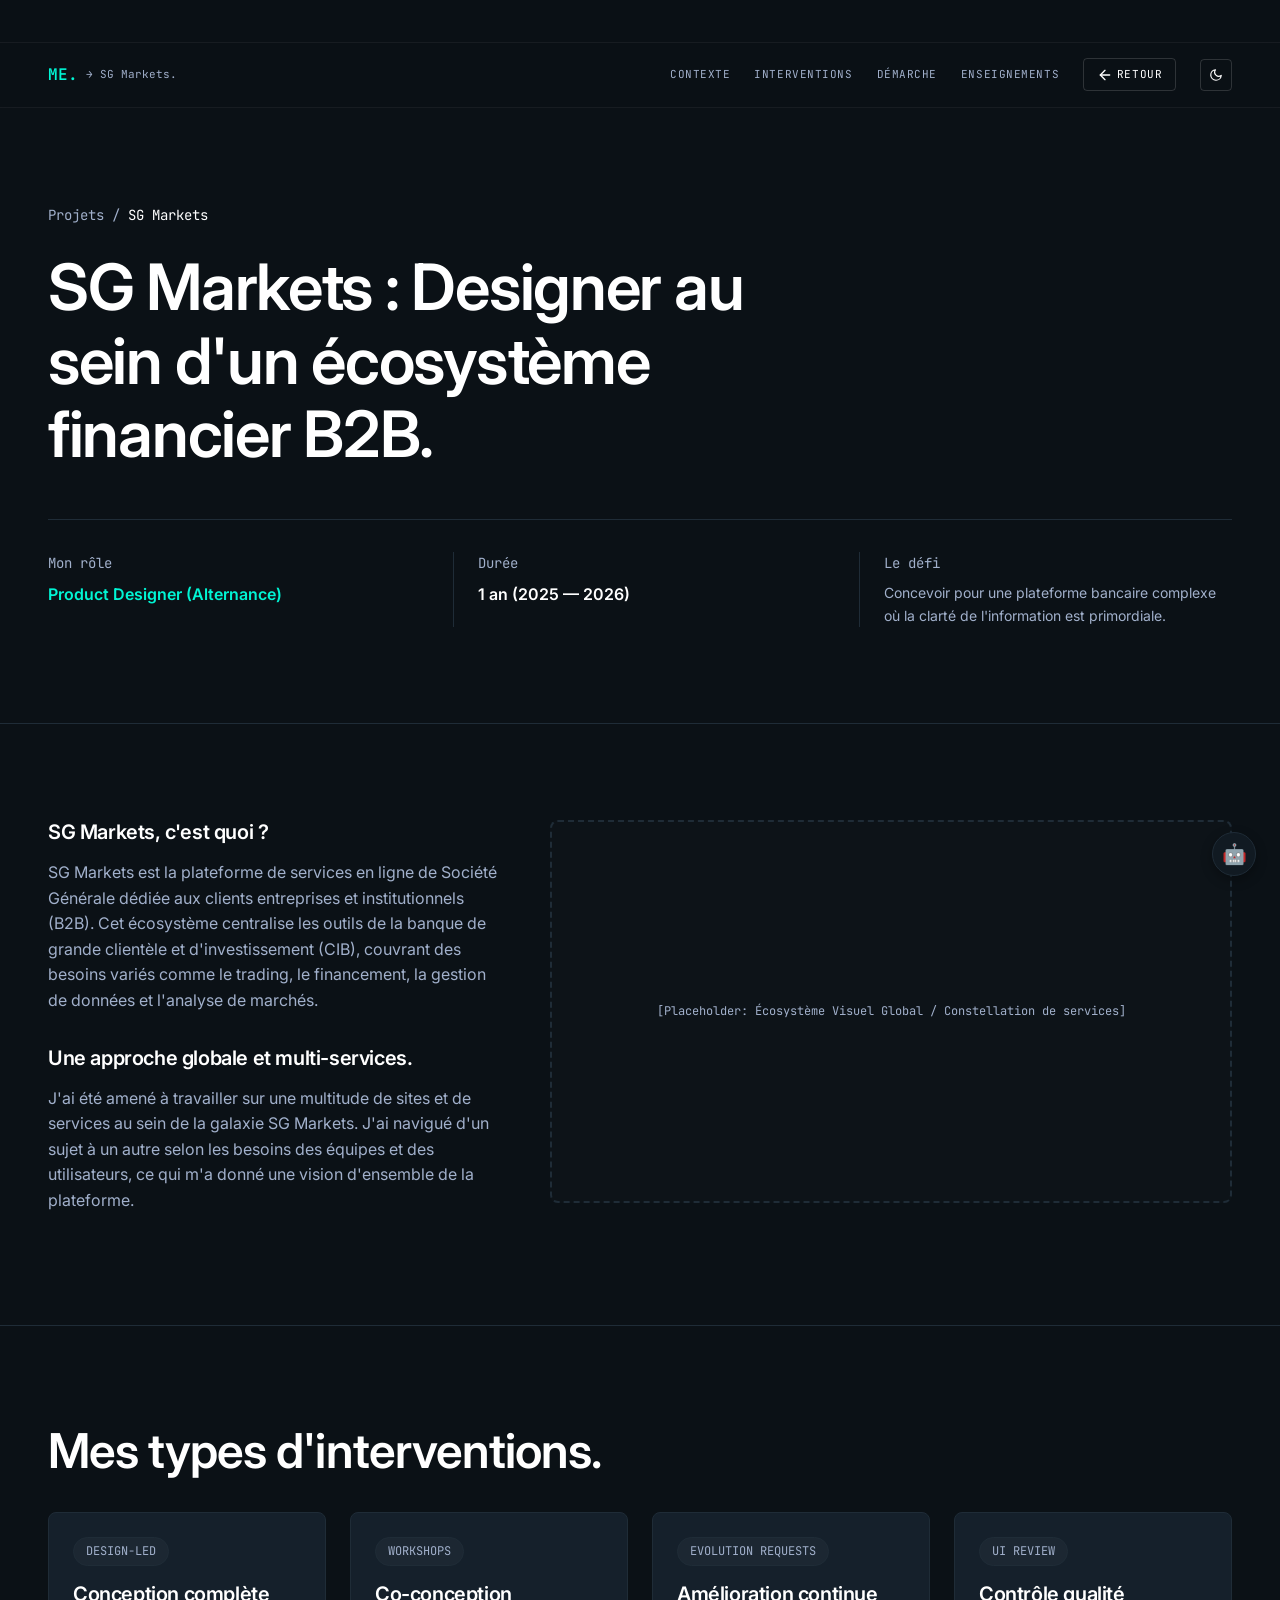
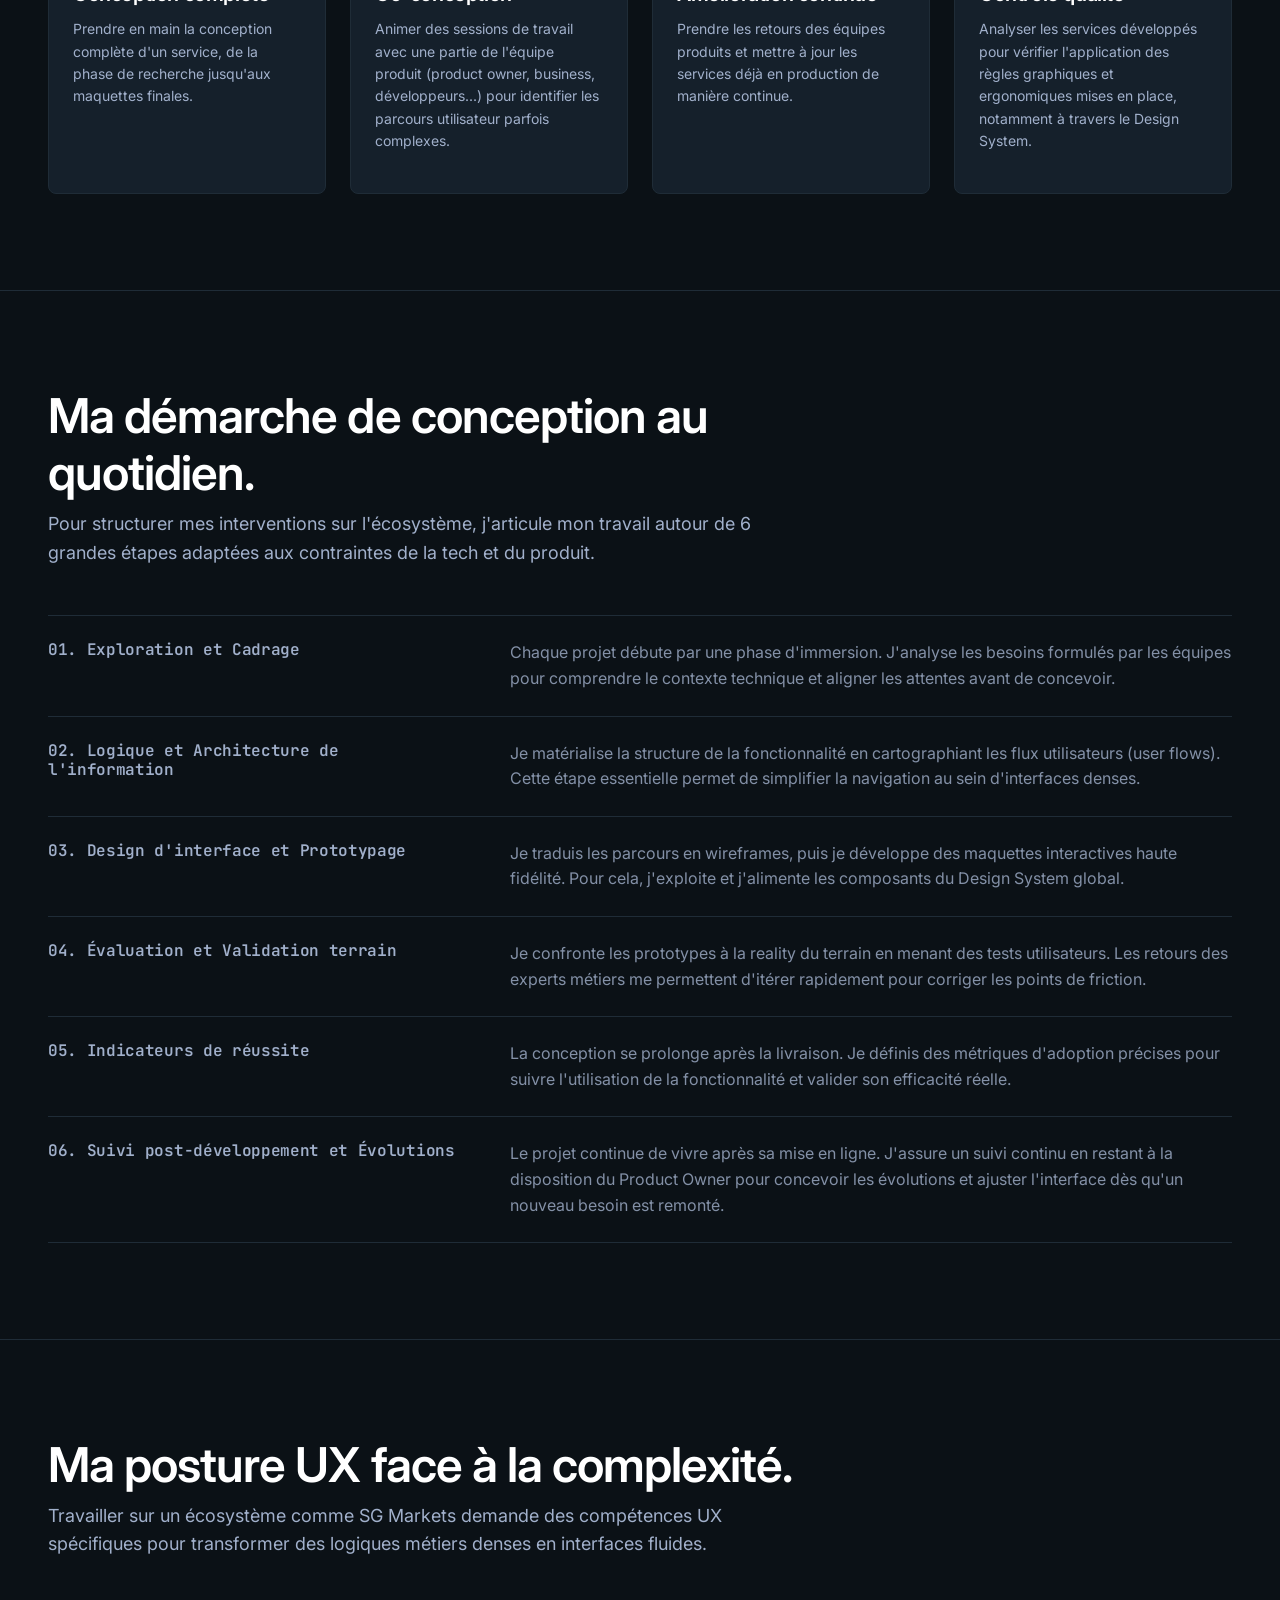
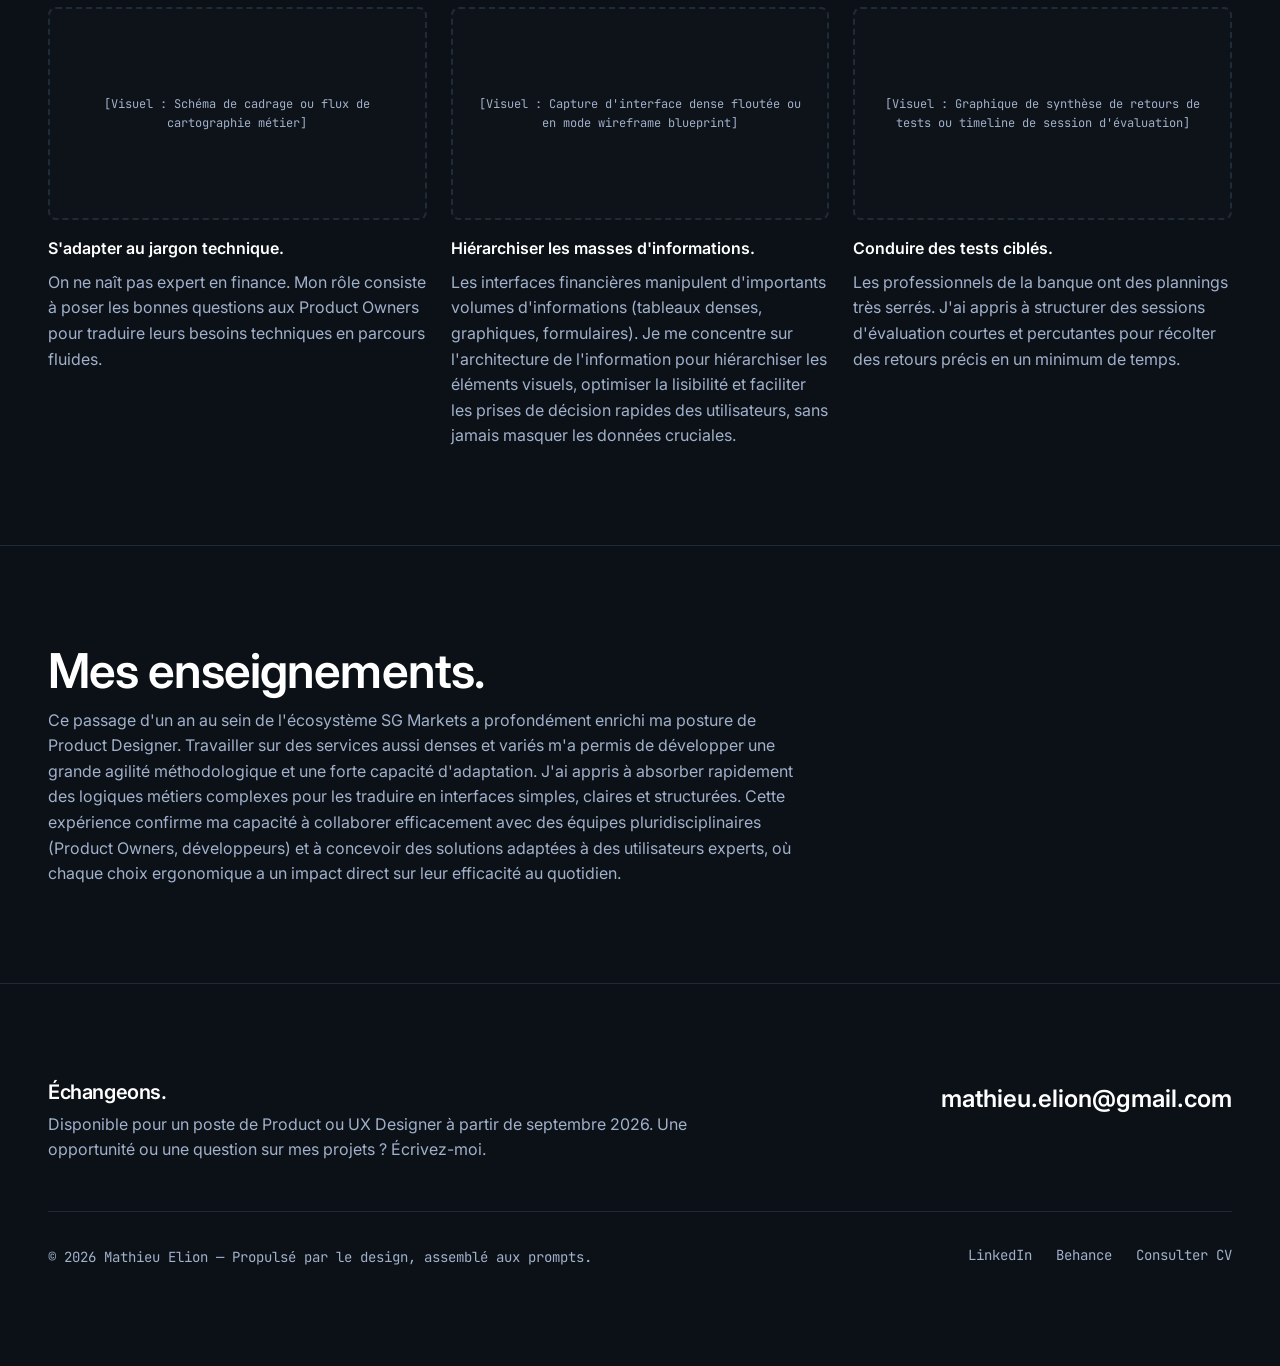
<file: sg-markets.html>
<!DOCTYPE html>
<html lang="fr">
<head>
    <meta charset="UTF-8">
    <meta name="viewport" content="width=device-width, initial-scale=1.0">
    <title>SG Markets | Mathieu Elion</title>
    <meta name="description" content="Étude de cas : SG Markets - Designer au sein d'un écosystème financier B2B.">

    <!-- Fonts -->
    <link rel="preconnect" href="https://fonts.googleapis.com">
    <link rel="preconnect" href="https://fonts.gstatic.com" crossorigin>
    <link href="https://fonts.googleapis.com/css2?family=Inter:wght@400;500;600;700&family=JetBrains+Mono:wght@400;500;700&display=swap" rel="stylesheet">

    <!-- Styles -->
    <link rel="stylesheet" href="./src/styles/main.css">
</head>
<body class="bg-main m-0 p-0 overflow-x-hidden w-full">
    <script>
        if (localStorage.getItem('theme') === 'light') {
            document.body.classList.add('light-theme');
        }
    </script>
    <!-- ==========================================================================
         SITE HEADER
         ========================================================================== -->
    <header id="site-header" class="site-header flex flex-col">
        <!-- WIP PERMANENT BANNER -->
        <div id="wip-banner" class="wip-sticky-banner">
            <div class="marquee-container">
                <div class="marquee-content">
                    <span class="font-bold text-primary">🚧 Chantier en cours</span> — Ce portfolio est en cours de création. Certaines fonctionnalités peuvent être incomplètes.
                </div>
            </div>
        </div>
        <div class="layout-wrapper header-padding w-full mx-auto relative z-10 flex items-center justify-between" style="min-height: 64px;">
            <a href="./index.html" class="logo font-mono font-bold text-accent hover-effect"><span class="logo-text">ME.</span><span class="nav-breadcrumb"></span></a>
            <nav class="nav-navigation relative">
                <button class="theme-toggle" id="theme-toggle-btn" aria-label="Changer de thème">
                    <svg class="sun-icon" width="14" height="14" viewBox="0 0 24 24" fill="none" stroke="currentColor" stroke-width="2" stroke-linecap="round" stroke-linejoin="round"><circle cx="12" cy="12" r="5"></circle><line x1="12" y1="1" x2="12" y2="3"></line><line x1="12" y1="21" x2="12" y2="23"></line><line x1="4.22" y1="4.22" x2="5.64" y2="5.64"></line><line x1="18.36" y1="18.36" x2="19.78" y2="19.78"></line><line x1="1" y1="12" x2="3" y2="12"></line><line x1="21" y1="12" x2="23" y2="12"></line><line x1="4.22" y1="19.78" x2="5.64" y2="18.36"></line><line x1="18.36" y1="5.64" x2="19.78" y2="4.22"></line></svg>
                    <svg class="moon-icon" width="14" height="14" viewBox="0 0 24 24" fill="none" stroke="currentColor" stroke-width="2" stroke-linecap="round" stroke-linejoin="round"><path d="M21 12.79A9 9 0 1 1 11.21 3 7 7 0 0 0 21 12.79z"></path></svg>
                </button>
                <a href="./index.html" class="nav-retour-btn">
                    <svg width="16" height="16" viewBox="0 0 24 24" fill="none" stroke="currentColor" stroke-width="2" stroke-linecap="round" stroke-linejoin="round"><line x1="19" y1="12" x2="5" y2="12"></line><polyline points="12 19 5 12 12 5"></polyline></svg>
                    <span class="nav-retour-text">Retour</span>
                </a>
                <button class="nav-menu-toggle" aria-expanded="false" aria-controls="nav-links-menu" aria-label="Ouvrir le menu">
                    <span class="menu-toggle-text">Menu</span>
                    <svg class="menu-chevron" width="12" height="12" viewBox="0 0 24 24" fill="none" stroke="currentColor" stroke-width="2.5" stroke-linecap="round" stroke-linejoin="round"><polyline points="6 9 12 15 18 9"></polyline></svg>
                </button>
                <div id="nav-links-menu" class="nav-links-container">
                    <a href="#context" class="nav-link">Contexte</a>
                    <a href="#interventions" class="nav-link">Interventions</a>
                    <a href="#process" class="nav-link">Démarche</a>
                    <a href="#conclusion" class="nav-link">Enseignements</a>
                </div>
            </nav>
        </div>
    </header>

    <div class="layout-wrapper">

        <main id="main-content">

            <!-- ==========================================================================
                 1. BREADCRUMB & HERO HEADER
                 ========================================================================== -->
            <section id="case-study-hero" class="section-padding pb-8">
                <div class="max-w-3xl">
                    <!-- Breadcrumb -->
                    <div class="font-mono text-muted mb-6 text-sm">
                        <a href="./index.html" class="hover-effect">Projets</a> / <span class="text-primary">SG Markets</span>
                    </div>

                    <!-- Main Title -->
                    <h1 class="hero-title">SG Markets : Designer au sein d'un écosystème financier B2B.</h1>
                </div>

                <!-- Metadata Row -->
                <div class="metadata-grid mt-12 border-t pt-8">
                    <!-- Col 1 -->
                    <div class="metadata-col">
                        <span class="font-mono text-muted text-sm block mb-2">Mon rôle</span>
                        <p class="font-bold text-accent m-0">Product Designer (Alternance)</p>
                    </div>
                    <!-- Col 2 -->
                    <div class="metadata-col border-l-md pl-md-6">
                        <span class="font-mono text-muted text-sm block mb-2">Durée</span>
                        <p class="font-bold text-primary m-0">1 an (2025 — 2026)</p>
                    </div>
                    <!-- Col 3 -->
                    <div class="metadata-col border-l-md pl-md-6">
                        <span class="font-mono text-muted text-sm block mb-2">Le défi</span>
                        <p class="text-secondary m-0 text-sm">Concevoir pour une plateforme bancaire complexe où la clarté de l'information est primordiale.</p>
                    </div>
                </div>
            </section>

            <!-- ==========================================================================
                 2. PRESENTATION & CONTEXT
                 ========================================================================== -->
            <section id="context" class="section-padding border-t">
                <div class="context-grid">

                    <!-- Left Column (Text Content) -->
                    <div class="context-text">
                        <h2 class="text-xl mb-4">SG Markets, c'est quoi ?</h2>
                        <p class="mb-8">
                            SG Markets est la plateforme de services en ligne de Société Générale dédiée aux clients entreprises et institutionnels (B2B). Cet écosystème centralise les outils de la banque de grande clientèle et d'investissement (CIB), couvrant des besoins variés comme le trading, le financement, la gestion de données et l'analyse de marchés.
                        </p>

                        <h2 class="text-xl mb-4">Une approche globale et multi-services.</h2>
                        <p class="mb-0">
                            J'ai été amené à travailler sur une multitude de sites et de services au sein de la galaxie SG Markets. J'ai navigué d'un sujet à un autre selon les besoins des équipes et des utilisateurs, ce qui m'a donné une vision d'ensemble de la plateforme.
                        </p>
                    </div>

                    <!-- Right Column (Visual Placeholder) -->
                    <div class="context-visual">
                        <div class="placeholder-box flex-col flex-center image-container-16-9" style="min-height: auto; aspect-ratio: 16/9; margin-bottom: 0;">
                            <span class="image-container-label font-mono">
                                [Placeholder: Écosystème Visuel Global / Constellation de services]
                            </span>
                        </div>
                    </div>

                </div>
            </section>

            <!-- ==========================================================================
                 3. MES TYPES D'INTERVENTIONS (4-Card Grid)
                 ========================================================================== -->
            <section id="interventions" class="section-padding border-t">
                <h2 class="section-title">Mes types d'interventions.</h2>

                <div class="interventions-grid mt-8">
                    <!-- Card 1 -->
                    <article class="intervention-card">
                        <span class="tag font-mono mb-4 block w-fit">DESIGN-LED</span>
                        <h3 class="text-xl mb-3">Conception complète</h3>
                        <p class="mb-0 text-sm">Prendre en main la conception complète d'un service, de la phase de recherche jusqu'aux maquettes finales.</p>
                    </article>

                    <!-- Card 2 -->
                    <article class="intervention-card">
                        <span class="tag font-mono mb-4 block w-fit">WORKSHOPS</span>
                        <h3 class="text-xl mb-3">Co-conception</h3>
                        <p class="mb-0 text-sm">Animer des sessions de travail avec une partie de l'équipe produit (product owner, business, développeurs...) pour identifier les parcours utilisateur parfois complexes.</p>
                    </article>

                    <!-- Card 3 -->
                    <article class="intervention-card">
                        <span class="tag font-mono mb-4 block w-fit">EVOLUTION REQUESTS</span>
                        <h3 class="text-xl mb-3">Amélioration continue</h3>
                        <p class="mb-0 text-sm">Prendre les retours des équipes produits et mettre à jour les services déjà en production de manière continue.</p>
                    </article>

                    <!-- Card 4 -->
                    <article class="intervention-card">
                        <span class="tag font-mono mb-4 block w-fit">UI REVIEW</span>
                        <h3 class="text-xl mb-3">Contrôle qualité</h3>
                        <p class="mb-0 text-sm">Analyser les services développés pour vérifier l'application des règles graphiques et ergonomiques mises en place, notamment à travers le Design System.</p>
                    </article>
                </div>
            </section>

            <!-- ==========================================================================
                 4. MA DÉMARCHE DE CONCEPTION
                 ========================================================================== -->
            <section id="process" class="section-padding border-t">
                <div class="max-w-3xl mb-12">
                    <h2 class="section-title">Ma démarche de conception au quotidien.</h2>
                    <p class="section-subtitle">Pour structurer mes interventions sur l'écosystème, j'articule mon travail autour de 6 grandes étapes adaptées aux contraintes de la tech et du produit.</p>
                </div>

                <ol class="process-list">
                    <!-- Step 1 -->
                    <li class="process-row">
                        <h3 class="process-title font-mono">01. Exploration et Cadrage</h3>
                        <p class="process-desc">Chaque projet débute par une phase d'immersion. J'analyse les besoins formulés par les équipes pour comprendre le contexte technique et aligner les attentes avant de concevoir.</p>
                    </li>

                    <!-- Step 2 -->
                    <li class="process-row">
                        <h3 class="process-title font-mono">02. Logique et Architecture de l'information</h3>
                        <p class="process-desc">Je matérialise la structure de la fonctionnalité en cartographiant les flux utilisateurs (user flows). Cette étape essentielle permet de simplifier la navigation au sein d'interfaces denses.</p>
                    </li>

                    <!-- Step 3 -->
                    <li class="process-row">
                        <h3 class="process-title font-mono">03. Design d'interface et Prototypage</h3>
                        <p class="process-desc">Je traduis les parcours en wireframes, puis je développe des maquettes interactives haute fidélité. Pour cela, j'exploite et j'alimente les composants du Design System global.</p>
                    </li>

                    <!-- Step 4 -->
                    <li class="process-row">
                        <h3 class="process-title font-mono">04. Évaluation et Validation terrain</h3>
                        <p class="process-desc">Je confronte les prototypes à la reality du terrain en menant des tests utilisateurs. Les retours des experts métiers me permettent d'itérer rapidement pour corriger les points de friction.</p>
                    </li>

                    <!-- Step 5 -->
                    <li class="process-row">
                        <h3 class="process-title font-mono">05. Indicateurs de réussite</h3>
                        <p class="process-desc">La conception se prolonge après la livraison. Je définis des métriques d'adoption précises pour suivre l'utilisation de la fonctionnalité et valider son efficacité réelle.</p>
                    </li>

                    <!-- Step 6 -->
                    <li class="process-row">
                        <h3 class="process-title font-mono">06. Suivi post-développement et Évolutions</h3>
                        <p class="process-desc">Le projet continue de vivre après sa mise en ligne. J'assure un suivi continu en restant à la disposition du Product Owner pour concevoir les évolutions et ajuster l'interface dès qu'un nouveau besoin est remonté.</p>
                    </li>
                </ol>
            </section>

            <!-- ==========================================================================
                 5. CLASSIC UX POSTURE SECTION (Image Grid)
                 ========================================================================== -->
            <section id="ux-focus" class="section-padding border-t">
                <div class="max-w-3xl mb-12">
                    <h2 class="section-title">Ma posture UX face à la complexité.</h2>
                    <p class="section-subtitle">Travailler sur un écosystème comme SG Markets demande des compétences UX spécifiques pour transformer des logiques métiers denses en interfaces fluides.</p>
                </div>

                <div class="image-grid grid grid-cols-1 md:grid-cols-3 gap-8 mt-8">

                    <!-- Block 1 -->
                    <article class="flex-col w-full">
                        <div class="placeholder-box flex-col flex-center image-container-16-9" style="min-height: auto; aspect-ratio: 16/9; margin-bottom: var(--space-4);">
                            <span class="image-container-label font-mono">
                                [Visuel : Schéma de cadrage ou flux de cartographie métier]
                            </span>
                        </div>
                        <p class="text-secondary m-0">
                            <strong class="text-primary font-bold block mb-2">S'adapter au jargon technique.</strong>
                            On ne naît pas expert en finance. Mon rôle consiste à poser les bonnes questions aux Product Owners pour traduire leurs besoins techniques en parcours fluides.
                        </p>
                    </article>

                    <!-- Block 2 -->
                    <article class="flex-col w-full">
                        <div class="placeholder-box flex-col flex-center image-container-16-9" style="min-height: auto; aspect-ratio: 16/9; margin-bottom: var(--space-4);">
                            <span class="image-container-label font-mono">
                                [Visuel : Capture d'interface dense floutée ou en mode wireframe blueprint]
                            </span>
                        </div>
                        <p class="text-secondary m-0">
                            <strong class="text-primary font-bold block mb-2">Hiérarchiser les masses d'informations.</strong>
                            Les interfaces financières manipulent d'importants volumes d'informations (tableaux denses, graphiques, formulaires). Je me concentre sur l'architecture de l'information pour hiérarchiser les éléments visuels, optimiser la lisibilité et faciliter les prises de décision rapides des utilisateurs, sans jamais masquer les données cruciales.
                        </p>
                    </article>

                    <!-- Block 3 -->
                    <article class="flex-col w-full">
                        <div class="placeholder-box flex-col flex-center image-container-16-9" style="min-height: auto; aspect-ratio: 16/9; margin-bottom: var(--space-4);">
                            <span class="image-container-label font-mono">
                                [Visuel : Graphique de synthèse de retours de tests ou timeline de session d'évaluation]
                            </span>
                        </div>
                        <p class="text-secondary m-0">
                            <strong class="text-primary font-bold block mb-2">Conduire des tests ciblés.</strong>
                            Les professionnels de la banque ont des plannings très serrés. J'ai appris à structurer des sessions d'évaluation courtes et percutantes pour récolter des retours précis en un minimum de temps.
                        </p>
                    </article>

                </div>
            </section>

            <!-- ==========================================================================
                 6. CONCLUSION & ENSEIGNEMENTS
                 ========================================================================== -->
            <section id="conclusion" class="section-padding border-t">
                <div class="max-w-3xl">
                    <h2 class="section-title">Mes enseignements.</h2>
                    <p class="text-secondary m-0">
                        Ce passage d'un an au sein de l'écosystème SG Markets a profondément enrichi ma posture de Product Designer. Travailler sur des services aussi denses et variés m'a permis de développer une grande agilité méthodologique et une forte capacité d'adaptation. J'ai appris à absorber rapidement des logiques métiers complexes pour les traduire en interfaces simples, claires et structurées. Cette expérience confirme ma capacité à collaborer efficacement avec des équipes pluridisciplinaires (Product Owners, développeurs) et à concevoir des solutions adaptées à des utilisateurs experts, où chaque choix ergonomique a un impact direct sur leur efficacité au quotidien.
                    </p>
                </div>
            </section>

        </main>

        <!-- ==========================================================================
             SITE FOOTER
             ========================================================================== -->
        <footer id="site-footer" class="section-padding border-t flex-col">
            <!-- Top Row: Contact & Availability -->
            <div class="footer-top flex-col md-flex-row md-between md-align-start mb-12">
                <div class="footer-content max-w-2xl mb-8 md-mb-0">
                    <h2 class="text-xl font-bold mb-2">Échangeons.</h2>
                    <p class="text-secondary m-0">
                        Disponible pour un poste de Product ou UX Designer à partir de septembre 2026. Une opportunité ou une question sur mes projets ? Écrivez-moi.
                    </p>
                </div>

                <div class="footer-contact">
                    <a href="mailto:mathieu.elion@gmail.com" class="text-2xl font-bold hover-effect">
                        mathieu.elion@gmail.com
                    </a>
                </div>
            </div>

            <!-- Bottom Row: Metadata & Links -->
            <div class="footer-bottom border-t pt-8 flex-col md-flex-row md-between">
                <div class="footer-metadata mb-4 md-mb-0">
                    <span class="font-mono text-muted text-sm">
                        © 2026 Mathieu Elion — Propulsé par le design, assemblé aux prompts.
                    </span>
                </div>

                <div class="footer-links flex gap-6">
                    <a href="https://www.linkedin.com/in/mathieu-elion" class="font-mono text-muted text-sm hover-effect" target="_blank" rel="noopener noreferrer">LinkedIn</a>
                    <a href="https://behance.net/mathieuelion" class="font-mono text-muted text-sm hover-effect" target="_blank" rel="noopener noreferrer">Behance</a>
                    <a href="./src/docs/CV_2026-SEPT-Mathieu_ELION.pdf" class="font-mono text-muted text-sm hover-effect" target="_blank" rel="noopener noreferrer">Consulter CV</a>
                </div>
            </div>
        </footer>
    </div>

    <!-- ==========================================================================
         EASTER EGG CONTROLLER
         Floating Button (Compact Version)
         ========================================================================== -->
    <button id="chatbot-toggle" class="floating-btn-compact chatbot-btn" aria-label="Ouvrir l'Assistant Projet" aria-pressed="false" data-project="sg-markets">
        <span class="icon font-mono font-bold" aria-hidden="true">🤖</span>
        <span class="btn-tooltip font-mono" aria-live="polite">Assistant Projet</span>
    </button>

    <!-- Scripts -->
    <script src="./src/js/main.js" defer></script>
</body>
</html>
</file>
<file: src/styles/main.css>
/* ==========================================================================
   MAIN CSS STYLESHEET
   Import variables and define global rules, layouts, and components.
   ========================================================================== */

   @import './variables.css';

   /* ==========================================================================
      RESET & BASE SETUP
      ========================================================================== */
   
   *, *::before, *::after {
     box-sizing: border-box;
     margin: 0;
     padding: 0;
   }
   
   html {
     font-family: var(--font-primary);
     background-color: var(--color-bg-main);
     color: var(--color-text-primary);
     line-height: 1.6;
     -webkit-font-smoothing: antialiased;
     -moz-osx-font-smoothing: grayscale;
     /* Smooth scrolling for anchor links if added later */
     scroll-behavior: smooth;
   }
   
   body {
     min-height: 100vh;
     position: relative;
     /* Prevents horizontal scroll on small devices due to animations */
     overflow-x: hidden;
     color: var(--color-text-primary);
   }
   
   /* ==========================================================================
      TYPOGRAPHY
      ========================================================================== */
   
   h1, h2, h3, h4, h5, h6 {
     font-weight: 600;
     line-height: 1.2;
     margin-bottom: var(--space-4);
     letter-spacing: -0.02em;
     color: var(--color-text-primary);
   }
   
   p {
     color: var(--color-text-secondary);
     margin-bottom: var(--space-4);
   }
   
   a {
     color: inherit;
     text-decoration: none;
     transition: color var(--transition-fast);
   }
   
   a.hover-effect:hover {
     color: var(--color-accent);
   }
   
   /* ==========================================================================
      UTILITY CLASSES (DRY Principle)
      ========================================================================== */
   
   /* Text */
   .font-mono { font-family: var(--font-mono); }
   .font-light { font-weight: 300; }
   .font-normal { font-weight: 400; }
   .font-medium { font-weight: 500; }
   .font-bold { font-weight: 600; }
   .text-accent { color: var(--color-accent); }
   .text-primary { color: var(--color-text-primary); }
   .text-secondary { color: var(--color-text-secondary); }
   .text-muted { color: var(--color-text-muted); }
   .text-xs { font-size: 0.75rem; }
   .text-sm { font-size: 0.875rem; }
   .text-base { font-size: 1rem; }
   .text-lg { font-size: 1.125rem; }
   .text-xl { font-size: 1.25rem; }
   .text-2xl { font-size: 1.5rem; }
   .text-3xl { font-size: 1.875rem; }
   .text-4xl { font-size: 2.25rem; }
   .text-center { text-align: center; }
   .leading-relaxed { line-height: 1.625; }
   .tracking-tight { letter-spacing: -0.025em; }
   
   /* Layout & Positioning */
   .relative { position: relative; }
   .absolute { position: absolute; }
   .inset-0 { top: 0; right: 0; bottom: 0; left: 0; }
   .block { display: block; }
   .hidden { display: none; }
   .cursor-pointer { cursor: pointer; }
   .w-fit { width: fit-content; }
   .w-full { width: 100%; }
   .h-full { height: 100%; }
   .mx-auto { margin-left: auto; margin-right: auto; }
   .min-w-0 { min-width: 0; }
   .overflow-hidden { overflow: hidden; }
   .break-words { word-wrap: break-word; overflow-wrap: break-word; }
   .z-0 { z-index: 0; }
   .z-10 { z-index: 10; }
   .z-50 { z-index: 50; }
   .top-0 { top: 0; }
   .sticky { position: sticky; }
   .bg-opacity-90 { background-color: var(--color-bg-main-opacity-90); }
   .backdrop-blur-md { backdrop-filter: blur(12px); -webkit-backdrop-filter: blur(12px); }

   /* Backgrounds */
   .bg-main { background-color: var(--color-bg-main); }
   
   /* Flexbox */
   .flex { display: flex; }
   .flex-1 { flex: 1; }
   .flex-col { display: flex; flex-direction: column; }
   .flex-between { justify-content: space-between; height: 100%; }
   .flex-center { display: flex; align-items: center; justify-content: center; }
   .self-start { align-self: flex-start; }
   .items-center { align-items: center; }
   .justify-center { justify-content: center; }
   .gap-1 { gap: var(--space-1); }
   .gap-2 { gap: var(--space-2); }
   .gap-4 { gap: var(--space-4); }
   .gap-6 { gap: var(--space-6); }
   .gap-8 { gap: var(--space-8); }
   
   /* Margins */
   .m-0 { margin: 0; }
   .mt-2 { margin-top: var(--space-2); }
   .mt-4 { margin-top: var(--space-4); }
   .mt-6 { margin-top: var(--space-6); }
   .mt-8 { margin-top: var(--space-8); }
   .mt-12 { margin-top: var(--space-12); }
   .mb-2 { margin-bottom: var(--space-2); }
   .mb-3 { margin-bottom: var(--space-3); }
   .mb-4 { margin-bottom: var(--space-4); }
   .mb-6 { margin-bottom: var(--space-6); }
   .mb-8 { margin-bottom: var(--space-8); }
   .mb-12 { margin-bottom: var(--space-12); }
   
   /* Width & Padding */
    .px-4 { padding-left: var(--space-4); padding-right: var(--space-4); }
    .px-5 { padding-left: 1.25rem; padding-right: 1.25rem; }
    .px-6 { padding-left: var(--space-6); padding-right: var(--space-6); }
    .px-12 { padding-left: 3rem; padding-right: 3rem; }
   .py-5 { padding-top: 1.25rem; padding-bottom: 1.25rem; }
   .p-5 { padding: 1.25rem; }
   .pt-8 { padding-top: var(--space-8); }
   .pb-3 { padding-bottom: var(--space-3); }
   .pb-8 { padding-bottom: var(--space-8); }
   .max-w-sm { max-width: 24rem; }
   .max-w-md { max-width: 28rem; }
   .max-w-lg { max-width: 32rem; }
   .max-w-xl { max-width: 36rem; }
   .max-w-2xl { max-width: 42rem; }
   .max-w-3xl { max-width: 48rem; }
   .max-w-5xl { max-width: 64rem; }
   .max-w-6xl { max-width: 72rem; }
   
   /* Borders */
   .border-b { border-bottom: 1px solid var(--color-border); }
   .border-t { border-top: 1px solid var(--color-border); }
   .border-l { border-left: 1px solid var(--color-border); }
   .border-r { border-right: 1px solid var(--color-border); }
   
   /* Rounded */
   .rounded-md { border-radius: var(--radius-md); }
   .rounded-lg { border-radius: var(--radius-lg); }
   .rounded-full { border-radius: 9999px; }
   
   /* Opacity */
   .opacity-50 { opacity: 0.5; }
   
   /* ==========================================================================
      LAYOUT STRUCTURE
      ========================================================================== */
   
   .layout-wrapper {
     max-width: 1440px;
     margin: 0 auto;
     width: 100%;
   }
   
   .header-padding {
     padding: var(--space-6) var(--space-6);
   }
   
   .section-padding {
     padding: var(--space-16) var(--space-6);
   }

   /* Header styling */
     .site-header {
        height: auto;
        min-height: 64px;
        position: sticky;
        top: 0;
        z-index: 50;
        background: var(--color-bg-header);
        backdrop-filter: blur(12px);
        -webkit-backdrop-filter: blur(12px);
        border-bottom: 1px solid var(--color-border-header);
     }

    .site-header .logo {
        white-space: nowrap;
        display: inline-flex;
        align-items: center;
        gap: 0.5rem;
    }

    .logo-text {
        transition: color var(--transition-fast);
        will-change: color;
    }

    .nav-breadcrumb {
        font-family: var(--font-mono);
        font-size: 11px;
        font-weight: normal;
        color: var(--color-text-muted);
        opacity: 0;
        transform: translateX(-8px);
        transition: opacity 0.3s cubic-bezier(0.25, 0.8, 0.25, 1), transform 0.3s cubic-bezier(0.25, 0.8, 0.25, 1);
        white-space: nowrap;
        will-change: opacity, transform;
    }

    .nav-breadcrumb.is-visible {
        opacity: 1;
        transform: translateX(0);
    }

    .nav-breadcrumb.stands-active {
        opacity: 1;
        transform: translateX(0);
    }

    @media (max-width: 767px) {
        .site-header .layout-wrapper {
            padding-left: 1.25rem;
            padding-right: 1.25rem;
        }
    }

   .site-header .layout-wrapper {
       display: flex;
       align-items: center;
       justify-content: space-between;
       height: 100%;
       padding-top: 0;
       padding-bottom: 0;
   }

     .site-header nav {
         display: flex;
         align-items: center;
         gap: var(--space-3);
     }

    .site-header .nav-links-container {
        display: flex;
        align-items: center;
        gap: var(--space-6);
    }

    .site-header .nav-menu-toggle {
        display: none;
    }

   .site-header nav a.nav-link,
   .site-header nav a.nav-link-playground {
       font-family: var(--font-mono);
       font-size: 11px;
       text-transform: uppercase;
       color: var(--color-text-muted);
       letter-spacing: 0.05em;
       transition: color var(--transition-fast);
       will-change: color;
       position: relative;
   }

   .site-header nav a.nav-link:hover,
   .site-header nav a.nav-link-playground:hover {
       color: var(--color-text-primary);
   }

   .site-header nav a.nav-link::after,
   .site-header nav a.nav-link-playground::after {
       content: '';
       position: absolute;
       left: 0;
       right: 0;
       bottom: -4px;
       height: 1px;
       background-color: var(--color-accent);
       transform: scaleX(0);
       transform-origin: center;
       opacity: 0;
       transition: transform 0.4s cubic-bezier(0.25, 1, 0.5, 1), opacity 0.3s ease;
       will-change: transform, opacity;
   }

   .site-header nav a.nav-link.is-activating::after,
   .site-header nav a.nav-link-playground.is-activating::after {
       transform: scaleX(1);
       opacity: 1;
   }

    .nav-cv-btn {
        font-family: var(--font-mono);
        font-size: 11px;
        text-transform: uppercase;
        color: var(--color-text-primary);
        border: 1px solid var(--color-border-toggle);
        padding: 0.4rem 0.8rem;
        border-radius: var(--radius-sm);
        letter-spacing: 0.05em;
        transition: border-color var(--transition-fast), color var(--transition-fast);
        display: inline-flex;
        align-items: center;
        cursor: pointer;
    }

    .nav-cv-btn:hover {
        border-color: var(--color-accent);
        color: var(--color-accent);
    }

   .nav-retour-btn {
       font-family: var(--font-mono);
       font-size: 11px;
       text-transform: uppercase;
       color: var(--color-text-primary);
       border: 1px solid var(--color-border-toggle);
       padding: 0.4rem 0.8rem;
       border-radius: var(--radius-sm);
       letter-spacing: 0.05em;
       transition: border-color var(--transition-fast), color var(--transition-fast);
       display: inline-flex;
       align-items: center;
       gap: 0.25rem;
       cursor: pointer;
   }

   .nav-retour-btn:hover {
       border-color: var(--color-accent);
       color: var(--color-accent);
   }

   .theme-toggle {
       background: transparent;
       border: 1px solid var(--color-border-toggle);
       border-radius: var(--radius-sm);
       width: 32px;
       height: 32px;
       display: inline-flex;
       align-items: center;
       justify-content: center;
       cursor: pointer;
       color: var(--color-text-primary);
       position: relative;
       overflow: hidden;
       transition: border-color var(--transition-fast), color var(--transition-fast), background-color var(--transition-fast);
       outline: none;
   }

   .theme-toggle:hover,
   .theme-toggle:focus-visible {
       border-color: var(--color-accent);
       color: var(--color-accent);
   }

   .theme-toggle .sun-icon,
   .theme-toggle .moon-icon {
       position: absolute;
       transition: transform 0.4s cubic-bezier(0.4, 0, 0.2, 1), opacity 0.4s ease;
       will-change: transform, opacity;
   }

   /* Default (Dark Mode active): Sun icon hidden/rotated, Moon icon visible */
   .theme-toggle .sun-icon {
       transform: translateY(20px) rotate(90deg);
       opacity: 0;
   }

   .theme-toggle .moon-icon {
       transform: translateY(0) rotate(0deg);
       opacity: 1;
   }

   /* Light Mode active: Sun icon visible, Moon icon hidden/rotated */
   body.light-theme .theme-toggle .sun-icon {
       transform: translateY(0) rotate(0deg);
       opacity: 1;
   }

   body.light-theme .theme-toggle .moon-icon {
       transform: translateY(-20px) rotate(-90deg);
       opacity: 0;
   }

    /* Smooth progressive theme transition */
    .theme-transitioning,
    .theme-transitioning *:not(.sun-icon):not(.moon-icon) {
        transition: background-color 0.5s cubic-bezier(0.4, 0, 0.2, 1), 
                    color 0.5s cubic-bezier(0.4, 0, 0.2, 1), 
                    border-color 0.5s cubic-bezier(0.4, 0, 0.2, 1), 
                    box-shadow 0.5s cubic-bezier(0.4, 0, 0.2, 1) !important;
    }

    @media (max-width: 767px) {
        .site-header .nav-menu-toggle {
            display: flex;
            align-items: center;
            gap: 0.5rem;
            font-family: var(--font-mono);
            font-size: 11px;
            text-transform: uppercase;
            color: var(--color-text-primary);
            background: transparent;
            border: 1px solid var(--color-border-toggle);
            padding: 0.4rem 0.8rem;
            border-radius: var(--radius-sm);
            letter-spacing: 0.05em;
            cursor: pointer;
            transition: border-color var(--transition-fast), color var(--transition-fast);
            user-select: none;
        }

        .site-header .nav-menu-toggle:hover,
        .site-header .nav-menu-toggle:focus-visible {
            border-color: var(--color-accent);
            color: var(--color-accent);
            outline: none;
        }

        .site-header .menu-chevron {
            transition: transform var(--transition-normal);
            will-change: transform;
        }

        .site-header .nav-menu-toggle[aria-expanded="true"] .menu-chevron {
            transform: rotate(180deg);
        }

        .site-header .nav-links-container {
            display: flex;
            flex-direction: column;
            align-items: stretch;
            gap: var(--space-4);
            position: absolute;
            top: 50px;
            right: 0;
            background-color: var(--color-bg-card);
            border: 1px solid var(--color-border);
            border-radius: var(--radius-md);
            padding: var(--space-4) var(--space-6);
            min-width: 180px;
            z-index: 100;
            box-shadow: 0 10px 30px var(--color-shadow-dropdown), 0 1px 0 var(--color-shadow-highlight);

            /* Animations and hidden state */
            opacity: 0;
            transform: translateY(-10px);
            pointer-events: none;
            visibility: hidden;
            transition: opacity var(--transition-normal), transform var(--transition-normal), visibility var(--transition-normal);
        }

        .site-header .nav-links-container.is-open {
            opacity: 1;
            transform: translateY(0);
            pointer-events: auto;
            visibility: visible;
        }

        /* Adjust individual links for list layout inside mobile dropdown */
        .site-header .nav-links-container a.nav-link,
        .site-header .nav-links-container a.nav-link-playground {
            padding: var(--space-2) 0;
            display: block;
            border-bottom: 1px solid var(--color-border-item);
        }

        .site-header .nav-links-container a.nav-link:last-of-type {
            border-bottom: none;
        }

        .site-header .nav-links-container .nav-cv-btn {
            display: block !important;
            width: 100%;
            text-align: center;
            margin-top: var(--space-2);
            padding: var(--space-2) var(--space-4) !important;
        }

        /* Icon-only override for Retour button when dropdown menu is active */
        .site-header .nav-retour-btn {
            width: 32px;
            height: 32px;
            padding: 0;
            justify-content: center;
        }

        .site-header .nav-retour-btn .nav-retour-text {
            display: none;
        }
    }
   
   /* Responsive Layout Overrides */
   @media (min-width: 768px) {
     .header-padding { padding: var(--space-8) var(--space-12); }
     .section-padding { padding: var(--space-24) var(--space-12); }
     .px-8 { padding-left: var(--space-8); padding-right: var(--space-8); }
     .px-12-md { padding-left: 3rem; padding-right: 3rem; }

     .md-flex { display: flex; }
     .md-flex-row { flex-direction: row; }
     .md-between { justify-content: space-between; }
     .md-align-start { align-items: flex-start; }
     .md-mb-0 { margin-bottom: 0; }
     .md-block { display: block; }
     
     /* Responsive Borders */
     .border-l-md { border-left: 1px solid var(--color-border); }
     .pl-md-6 { padding-left: var(--space-6); }

     /* Desktop navbar overrides to position Retour button on the right */
     .site-header nav {
         gap: var(--space-6);
     }
     .site-header .nav-links-container {
         order: 1;
     }
     .site-header .nav-retour-btn {
         order: 2;
     }
     .site-header .theme-toggle {
         order: 3;
     }
    }

   
   @media (max-width: 767px) {
     .border-l-md { border-left: none; }
     .pl-md-6 { padding-left: 0; }
   }
   
   /* ==========================================================================
      COMPONENT: GRIDS
      ========================================================================== */
   
   /* Hero Split Layout */
   .hero-grid {
       display: grid;
       grid-template-columns: 1fr;
       gap: var(--space-8);
       /* Ensure the grid respects z-index so text stays above canvas */
       position: relative;
       z-index: 10;
   }

   @media (min-width: 1024px) {
       .hero-grid {
           /* On desktop, keep text contained to the left mostly */
           grid-template-columns: 1.5fr 1fr; 
           align-items: center;
       }
   }

   /* Interactive Canvas Container */
   .hero-canvas-container {
       /* Ensures the canvas takes up the full background of the hero section */
       position: absolute;
       inset: 0;
       width: 100vw;
       left: 50%;
       right: 50%;
       margin-left: -50vw;
       margin-right: -50vw;
       overflow: hidden;
       pointer-events: none; /* Let clicks pass through to background, but JS will still read mousemove */
       z-index: 0;
   }
   
    /* We must enable pointer-events on the canvas specifically for JS interaction */
    #hero-interactive-canvas {
        pointer-events: auto;
    }

    @media (max-width: 1023px) {
        #hero-interactive-canvas {
            display: none;
        }
    }

   /* Main Projects Grid: 1 col on mobile, 2 on desktop */
   .projects-grid {
     display: grid;
     gap: var(--space-6);
     grid-template-columns: minmax(0, 1fr);
   }
   
   @media (min-width: 768px) {
     .projects-grid {
       grid-template-columns: repeat(2, minmax(0, 1fr));
     }
     /* SharePoint Card spans full width */
     .project-card-full {
       grid-column: span 2;
     }
   }
   
   /* Playground Masonry Grid */
   .grid-masonry {
     display: grid;
     gap: var(--space-6);
     /* Auto-fits items. Min-width 280px ensures it fits on small phones like iPhone SE */
     grid-template-columns: repeat(auto-fill, minmax(min(100%, 280px), 1fr));
   }
   
   /* Case Study Grids */
    .metadata-grid {
      display: grid;
      gap: var(--space-6);
      grid-template-columns: minmax(0, 1fr);
    }
    
    @media (min-width: 768px) {
      .metadata-grid {
        grid-template-columns: repeat(3, minmax(0, 1fr));
        gap: var(--space-8);
      }
      .metadata-grid.grid-4-cols {
        grid-template-columns: repeat(2, minmax(0, 1fr));
      }
    }

    @media (min-width: 1024px) {
      .metadata-grid.grid-4-cols {
        grid-template-columns: repeat(4, minmax(0, 1fr));
      }
    }
   
   .context-grid {
     display: grid;
     gap: var(--space-8);
     grid-template-columns: minmax(0, 1fr);
   }
   
   @media (min-width: 768px) {
     .context-grid {
       /* 2/5 and 3/5 layout */
       grid-template-columns: 2fr 3fr;
       gap: var(--space-12);
     }
   }
   
   .interventions-grid {
     display: grid;
     gap: var(--space-6);
     grid-template-columns: minmax(0, 1fr);
   }
   
   @media (min-width: 640px) {
     .interventions-grid {
       grid-template-columns: repeat(2, minmax(0, 1fr));
     }
   }
   
   @media (min-width: 1024px) {
     .interventions-grid {
       grid-template-columns: repeat(4, minmax(0, 1fr));
     }
   }
   
    /* ==========================================================================
       SECTION 02: INTERACTIVE PROBLEM HUB
       ========================================================================== */
    .problems-grid {
        display: grid;
        grid-template-columns: minmax(0, 1fr);
        gap: var(--space-6);
    }

    @media (min-width: 1024px) {
        .problems-grid {
            grid-template-columns: repeat(3, minmax(0, 1fr));
            gap: var(--space-8);
        }
    }

    .problem-card {
        background-color: var(--color-bg-card);
        border: 1px solid var(--color-border);
        border-radius: var(--radius-md);
        padding: var(--space-6);
        display: flex;
        flex-direction: column;
        justify-content: space-between;
        min-height: 340px;
        transition: border-color var(--transition-normal), box-shadow var(--transition-normal);
    }

    .problem-card:hover {
        border-color: var(--color-accent);
        box-shadow: 0 10px 30px var(--color-shadow-dropdown);
    }

    .problem-card-header {
        margin-bottom: var(--space-4);
    }

    .problem-category {
        font-family: var(--font-mono);
        font-size: 11px;
        color: var(--color-text-muted);
        text-transform: uppercase;
        letter-spacing: 0.08em;
        display: block;
        margin-bottom: var(--space-1);
    }

    .problem-title {
        font-size: 18px;
        font-weight: 700;
        line-height: 1.3;
        color: var(--color-text-primary);
        margin: 0;
    }

    .problem-metric-block {
        display: flex;
        align-items: baseline;
        gap: var(--space-2);
        margin-bottom: var(--space-4);
        padding-bottom: var(--space-4);
        border-bottom: 1px dashed var(--color-border);
    }

    .problem-metric {
        font-family: var(--font-primary);
        font-size: 32px;
        font-weight: 700;
        color: var(--color-accent);
        line-height: 1;
        flex-shrink: 0;
    }

    .problem-metric-label {
        font-family: var(--font-mono);
        font-size: 11px;
        color: var(--color-text-muted);
        line-height: 1.3;
    }

    .problem-diagnostic {
        font-size: 13px;
        color: var(--color-text-secondary);
        line-height: 1.5;
        margin-bottom: var(--space-6);
        flex-grow: 1;
    }

    .problem-diagnostic strong {
        color: var(--color-text-primary);
        font-weight: 600;
    }

    .problem-footer {
        margin-top: auto;
    }

    .problem-action-link {
        font-family: var(--font-mono);
        font-size: 11px;
        text-transform: uppercase;
        letter-spacing: 0.05em;
        color: var(--color-text-muted);
        text-decoration: none;
        transition: color var(--transition-fast), transform var(--transition-fast);
        display: inline-flex;
        align-items: center;
        width: fit-content;
        will-change: transform;
    }

    .problem-card:hover .problem-action-link {
        color: var(--color-text-primary);
    }

    .problem-action-link:hover {
        color: var(--color-accent) !important;
        transform: translateX(4px);
    }

   /* Bento UX Layout Grid */
   .bento-grid {
     display: grid;
     gap: var(--space-6);
     grid-template-columns: minmax(0, 1fr);
   }
   
   @media (min-width: 768px) {
     .bento-grid {
       grid-template-columns: repeat(3, minmax(0, 1fr));
     }
   }
   
   /* Image Grid Layout (Optimized for constraints and overflow) */
   .image-grid {
     display: grid;
     gap: var(--space-8);
     /* Using minmax(0, 1fr) forces the grid to respect parent boundaries and shrink below content size if necessary */
     grid-template-columns: minmax(0, 1fr);
   }

   @media (min-width: 768px) {
     .image-grid {
       grid-template-columns: repeat(3, minmax(0, 1fr));
       gap: var(--space-6);
     }
   }
   
   /* ==========================================================================
      SECTION SPECIFIC STYLES
      ========================================================================== */
   
    /* Hero Text Scaling */
    .hero-title {
      font-size: clamp(2.5rem, 6vw, 4rem);
      line-height: 1.15;
      margin-bottom: var(--space-2);
    }

    @media (max-width: 767px) {
      .hero-title {
        font-size: 2.25rem;
        line-height: 1.2;
      }
    }
    
    .hero-subtitle {
      font-size: clamp(1rem, 2vw, 1.25rem);
      margin-bottom: var(--space-8);
      display: block;
    }
    
    .hero-text {
      font-size: clamp(1rem, 2vw, 1.125rem);
      line-height: 1.625;
    }
    
    /* Generic Section Headers */
    .section-title {
      font-size: clamp(2rem, 4vw, 3rem);
      margin-bottom: var(--space-2);
    }

    @media (max-width: 767px) {
      .section-title {
        font-size: 2rem;
      }
    }
    
    .section-subtitle {
      font-size: 1.125rem;
      color: var(--color-text-secondary);
    }
   
   /* Status Tracker Widget */
   .status-tracker {
       display: flex;
       flex-direction: column;
       max-width: 360px;
       background-color: transparent;
       border: 1px solid var(--color-border);
       border-radius: 6px;
       padding: 1.25rem;
       font-family: var(--font-mono);
   }
   
   .tracker-header {
       display: flex;
       justify-content: space-between;
       align-items: center;
       margin-bottom: var(--space-4);
   }
   
   .tracker-title {
       font-size: 11px;
       color: var(--color-text-muted);
       text-transform: uppercase;
       letter-spacing: 0.05em;
   }
   
   .status-row {
       display: flex;
       flex-direction: column;
       gap: var(--space-1);
       border-bottom: 1px solid var(--color-border);
       padding-bottom: 0.75rem;
       margin-bottom: 0.75rem;
   }
   
   .status-row:last-child {
       border-bottom: none;
       padding-bottom: 0;
       margin-bottom: 0;
   }
   
   .status-label {
       font-size: 11px;
       color: var(--color-text-muted);
       text-transform: uppercase;
       letter-spacing: 0.05em;
   }
   
   .status-value {
       font-family: var(--font-primary);
       font-size: 14px;
       font-weight: 400; /* normal weight */
       color: var(--color-text-primary);
       margin-bottom: 0;
       line-height: 1.4;
   }
   
   /* Live Status Dot */
   .status-dot-container {
       display: inline-flex;
       position: relative;
       width: 6px; /* slightly smaller as requested */
       height: 6px;
   }
   
   .status-dot-core {
       position: absolute;
       inset: 0;
       border-radius: 50%;
       background-color: var(--color-accent);
   }
   
   .status-dot-pulse {
       position: absolute;
       inset: -2px;
       border-radius: 50%;
       background-color: var(--color-accent);
       animation: ping 2s cubic-bezier(0, 0, 0.2, 1) infinite;
       opacity: 0.7;
   }
   
   @keyframes ping {
       75%, 100% {
           transform: scale(2.5);
           opacity: 0;
       }
   }
   
   /* ==========================================================================
      COMPONENT: CARDS & BUTTONS
      ========================================================================== */
   
   /* Project Cards */
   .card {
     background-color: var(--color-bg-card);
     border: 1px solid var(--color-border);
     border-radius: var(--radius-lg);
     padding: var(--space-8);
     /* Hardware accelerate transform for smooth hover */
     will-change: transform, border-color;
     transition: transform var(--transition-normal), border-color var(--transition-normal);
     overflow: visible; /* Ensure tooltips are not clipped */
   }
   
   .card:hover {
     transform: translateY(-4px);
     border-color: var(--color-accent-hover); /* Subtle accent border on hover */
   }
   
   /* Bento UI Override */
   .bento-card {
     padding: var(--space-6);
     display: flex;
     flex-direction: column;
   }
   
   @media (min-width: 768px) {
     .bento-card-large {
       grid-column: span 2;
     }
   }
   
   .card-title {
     font-size: 1.5rem;
     margin-bottom: var(--space-3);
   }
   
   .card-desc {
     margin-bottom: 0;
   }
   
   /* Intervention Cards (Slightly lighter bg, fine border) */
   .intervention-card {
     background-color: var(--color-bg-card-alt); /* Slightly lighter than --color-bg-card */
     border: 1px solid var(--color-border); /* Very fine border */
     border-radius: var(--radius-md);
     padding: var(--space-6);
     will-change: transform, border-color;
     transition: transform var(--transition-normal), border-color var(--transition-normal);
   }
   
   .intervention-card:hover {
     transform: scale(1.02);
     border-color: var(--color-accent-hover);
   }
   
   /* Playground Cards */
   .playground-card {
     aspect-ratio: 1 / 1;
     background-color: var(--color-bg-main);
     /* Blueprint dotted effect */
     background-image: radial-gradient(var(--color-border) 1px, transparent 1px);
     background-size: 24px 24px;
   }
   
   .playground-card:hover {
     background-image: radial-gradient(var(--color-accent-dots-hover) 1px, transparent 1px);
   }
   
   /* Callout Box (Conclusion) */
   .callout-box {
     background-color: var(--color-bg-card);
     border: 1px dashed var(--color-border);
     border-radius: var(--radius-lg);
     padding: var(--space-8);
     position: relative;
     transition: border-color var(--transition-normal);
   }
   
   .callout-box::before {
     content: '';
     position: absolute;
     top: 0;
     left: 0;
     right: 0;
     bottom: 0;
     background: radial-gradient(circle at center, var(--color-accent-radial) 0%, transparent 70%);
     pointer-events: none;
     border-radius: var(--radius-lg);
   }
   
   .callout-box:hover {
     border-color: var(--color-accent-hover);
   }
   
   /* Placeholders */
   .placeholder-box {
     width: 100%;
     height: 100%;
     min-height: 250px;
     background-color: transparent;
     border: 2px dashed var(--color-border);
     border-radius: var(--radius-lg);
     display: flex;
     align-items: center;
     justify-content: center;
     transition: border-color 300ms ease-in-out;
     overflow: hidden; /* Prevents long labels from expanding the box */
   }
   
   .placeholder-box:hover {
     border-color: var(--color-accent);
   }
   
   .placeholder-icon {
     font-size: 3rem;
     opacity: 0.5;
   }
   
   /* 16:9 Image Placeholder Containers */
   .image-container-16-9 {
     aspect-ratio: 16 / 9;
     width: 100%;
     height: auto; /* Allow height to adjust strictly to the ratio */
     min-height: auto !important; /* Ensure min-height overrides placeholder-box */
     background-color: var(--color-bg-placeholder); /* Very subtle dark tint */
     border: 2px dashed var(--color-border); /* border-slate-700 equivalent */
     border-radius: var(--radius-md);
     display: flex;
     align-items: center;
     justify-content: center;
     margin-bottom: var(--space-4); /* Consistent spacing below image */
     transition: border-color 300ms ease-in-out;
     overflow: hidden; /* Critical for preventing long words from breaking flex constraints */
   }

   .image-container-16-9:hover {
       border-color: var(--color-accent);
   }

   .image-container-label {
       color: var(--color-text-muted);
       font-size: 0.75rem;
       text-align: center;
       padding: 0 var(--space-4);
       word-wrap: break-word;
       overflow-wrap: anywhere; /* Ensures very long bracketed strings break on mobile */
   }

   
   /* Tags */
   .tags-container {
     display: flex;
     flex-wrap: wrap;
     gap: var(--space-2);
   }
   
   .tag {
     display: inline-flex;
     align-items: center;
     padding: var(--space-1) var(--space-3);
     background-color: var(--color-bg-tag);
     border: 1px solid var(--color-border);
     border-radius: 9999px;
     font-family: var(--font-mono);
     font-size: 0.75rem;
     color: var(--color-text-secondary);
     transition: all var(--transition-fast);
   }
   
   .card:hover .tag,
   .intervention-card:hover .tag {
     border-color: var(--color-accent-hover);
     color: var(--color-text-primary);
   }
   
   /* Process List (Horizontal Lines) */
   .process-list {
     display: flex;
     flex-direction: column;
   }
   
   .process-row {
     display: flex;
     flex-direction: column;
     padding: var(--space-6) 0;
     border-bottom: 1px solid var(--color-border);
     transition: border-color var(--transition-normal);
   }
   
   /* First item also gets a top border */
   .process-row:first-child {
     border-top: 1px solid var(--color-border);
   }
   
   @media (min-width: 768px) {
     .process-row {
       flex-direction: row;
       align-items: flex-start;
       gap: var(--space-12);
     }
     .process-title {
       flex: 0 0 35%; /* Title takes 35% of width */
       margin-bottom: 0;
     }
     .process-desc {
       flex: 1;
     }
   }
   
   .process-title {
     color: var(--color-text-secondary);
     font-size: 1rem;
     transition: color var(--transition-normal);
   }
   
   .process-desc {
     margin-bottom: 0;
     transition: opacity var(--transition-normal);
     opacity: 0.8;
   }
   
   /* Hover interactions for the list */
   .process-row:hover {
     border-color: var(--color-accent-hover);
   }
   
   .process-row:hover .process-title {
     color: var(--color-text-primary);
   }
   
   .process-row:hover .process-desc {
     opacity: 1;
   }
   
   /* Buttons */
   .btn {
     display: inline-flex;
     align-items: center;
     justify-content: center;
     padding: var(--space-3) var(--space-6);
     border-radius: var(--radius-sm);
     font-family: var(--font-mono);
     font-size: 0.875rem;
     font-weight: 500;
     cursor: pointer;
     transition: all var(--transition-fast);
     text-align: center;
     will-change: background-color, color, border-color;
   }
   
   .btn-primary {
     background-color: var(--color-accent);
     color: var(--color-bg-main);
     border: 1px solid var(--color-accent);
   }
   
   .btn-primary:hover {
     background-color: transparent;
     color: var(--color-accent);
   }
   
   .btn-outline {
     background-color: transparent;
     color: var(--color-text-primary);
     border: 1px solid var(--color-border);
   }
   
   .btn-outline:hover {
     border-color: var(--color-accent);
     color: var(--color-accent);
   }
   
   /* A11Y Focus States */
   a:focus-visible,
   button:focus-visible {
     outline: 2px solid var(--color-accent);
     outline-offset: 4px;
     border-radius: var(--radius-sm);
   }

   /* Make sure focus resets cleanly */
   button:focus:not(:focus-visible) {
       outline: none;
   }

   /* ==========================================================================
      EASTER EGG: PROMPT MODE LOGIC
      This section handles the AI transparent layer, background grid, and tooltips.
      ========================================================================== */
   
   /* 1. Global Background Blueprint Layer */
   body.prompt-mode-active::before {
     content: '';
     position: absolute;
     top: 0;
     left: 0;
     right: 0;
     bottom: 0;
     /* Responsive CSS Grid Blueprint */
     background-image: 
       linear-gradient(var(--color-blueprint-grid) 1px, transparent 1px),
       linear-gradient(90deg, var(--color-blueprint-grid) 1px, transparent 1px);
     background-size: 40px 40px;
     pointer-events: none;
     z-index: var(--z-background); /* Stays strictly in back */
     animation: fadeIn 0.5s ease;
   }
   
   @keyframes fadeIn {
     from { opacity: 0; }
     to { opacity: 1; }
   }
   
   /* 2. Floating Easter Egg Button (Compact Version) */
   .floating-btn-compact {
     position: fixed;
     bottom: var(--space-6);
     right: var(--space-6);
     width: 44px;
     height: 44px;
     border-radius: 50%;
     background-color: var(--color-bg-card);
     color: var(--color-text-primary);
     border: 1px solid var(--color-border);
     z-index: var(--z-floating); /* Always on top */
     display: flex;
     align-items: center;
     justify-content: center;
     cursor: pointer;
     box-shadow: 0 4px 12px rgba(0,0,0,0.3);
     
     /* Hardware acceleration for smooth entry/hover */
     will-change: transform, opacity, border-color;
     transition: all var(--transition-bounce);
     
     /* Initial hidden state for delayed appearance */
     opacity: 0;
     visibility: hidden;
     transform: translateY(20px) rotate(15deg);
   }
   
   /* Appearance Class (Added via JS after 2.5s) */
   .floating-btn-compact.visible {
     opacity: 1;
     visibility: visible;
     transform: translateY(0) rotate(0deg);
   }
   
   .floating-btn-compact.visible:hover {
     border-color: var(--color-accent);
     transform: translateY(-2px);
   }
   
   /* Active State */
   body.prompt-mode-active .floating-btn-compact {
     background-color: var(--color-accent);
     color: var(--color-bg-main);
     border-color: var(--color-accent);
     box-shadow: 0 0 20px var(--color-accent-hover);
     transform: translateY(0) rotate(0deg); /* Override rotation */
   }
   
   body.prompt-mode-active .floating-btn-compact:hover {
      transform: translateY(-2px);
   }
   
   .floating-btn-compact .icon {
     font-size: 1.25rem;
     line-height: 1;
   }
   
   /* 3. Radar Ping Animation (Double Pulse & Long Pause) */
   .floating-btn-compact::before {
     content: '';
     position: absolute;
     top: 0;
     left: 0;
     width: 100%;
     height: 100%;
     border-radius: 50%;
     background-color: var(--color-accent);
     opacity: 0;
     z-index: -1; /* Behind the button itself */
     
     /* Crucial for performance: only touch transform/opacity */
     will-change: transform, opacity;
   }
   
   /* 8-second cycle: 2 quick pulses, then silence */
   @keyframes doubleRadarPing {
     /* First Pulse (0% to 10%) */
     0% { transform: scale(1); opacity: 0.4; }
     10% { transform: scale(1.5); opacity: 0; }
     
     /* Reset for Second Pulse (invisible snap back) */
     10.01% { transform: scale(1); opacity: 0.4; }
     
     /* Second Pulse (10% to 20%) */
     20% { transform: scale(1.5); opacity: 0; }
     
     /* Long Silence (20% to 100%) */
     100% { transform: scale(1.5); opacity: 0; }
   }
   
   .floating-btn-compact.show-ping::before {
     animation: doubleRadarPing 8s ease-out infinite;
   }
   
   /* 4. Floating Button Tooltip */
   .btn-tooltip {
     position: absolute;
     right: 100%;
     margin-right: 12px;
     background-color: var(--color-bg-card);
     border: 1px solid var(--color-border);
     padding: 4px 8px;
     border-radius: var(--radius-sm);
     font-size: 0.75rem;
     color: var(--color-text-primary);
     white-space: nowrap;
     
     /* Hardware accelerated slide in */
     opacity: 0;
     visibility: hidden;
     transform: translateX(10px);
     transition: all 0.2s ease;
     pointer-events: none; /* Let clicks pass through to button */
   }
   
   .floating-btn-compact:hover .btn-tooltip {
     opacity: 1;
     visibility: visible;
     transform: translateX(0);
   }
   
   body.prompt-mode-active .floating-btn-compact .btn-tooltip {
     border-color: var(--color-accent);
     color: var(--color-accent);
   }
   
   /* 5. Tooltip Badges inside Content */
   /* HOW TO ADD A NEW TOOLTIP: 
      1. Wrap the target element in a `relative` div if it isn't already.
      2. Paste the `.prompt-badge-wrapper` HTML snippet inside.
      3. Set inline styles `top/right` to position it manually. */
   
   .prompt-badge-wrapper {
     position: absolute;
     top: 0;
     right: 0;
     display: none; /* Hidden by default */
     z-index: 9999; /* Increased to ensure it floats above all other elements */
   }
   
   /* Exceptions for non-card elements */
   #hero .prompt-badge-wrapper {
     top: 10px;
     right: 10px;
   }
   
   @media (min-width: 768px) {
     .prompt-badge-wrapper {
       top: 20px;
       right: 20px;
     }
   }
   
   body.prompt-mode-active .prompt-badge-wrapper {
     display: block; /* Reveal all badges when mode active */
   }
   
   /* Badge Trigger */
   .prompt-badge {
     background-color: var(--color-bg-main);
     color: var(--color-accent);
     border: 1px solid var(--color-accent);
     border-radius: var(--radius-sm);
     padding: 4px 12px;
     font-family: var(--font-mono);
     font-size: 0.75rem;
     font-weight: bold;
     cursor: pointer;
     box-shadow: 0 0 10px var(--color-accent-hover-subtle);
     transition: all var(--transition-fast);
     will-change: background-color, color;
   }
   
   .prompt-badge:hover,
   .prompt-badge:focus-visible { /* Updated to focus-visible */
     background-color: var(--color-accent);
     color: var(--color-bg-main);
     outline: none; /* Focus visible is handled globally now */
   }
   
   /* Custom Terminal Tooltip Panel */
   .prompt-tooltip {
     position: absolute;
     top: 100%;
     right: 0;
     margin-top: 8px;
     width: 280px;
     /* Fixed width for mobile to prevent horizontal scroll */
     max-width: calc(100vw - var(--space-12));
     background-color: #0A0A0A; /* Darker than main bg for contrast */
     border: 1px solid var(--color-accent);
     border-radius: var(--radius-sm);
     padding: var(--space-4);
     font-family: var(--font-mono);
     font-size: 0.75rem;
     z-index: 9999; /* Increased to ensure it floats above all other elements */
     
     /* Smooth fade up */
     opacity: 0;
     visibility: hidden;
     transform: translateY(-5px);
     transition: all 0.2s ease;
     box-shadow: 0 8px 24px rgba(0,0,0,0.5);
   }

   /* Tooltip pointing up */
   .playground-tooltip .prompt-tooltip {
       top: auto;
       bottom: calc(100% + 8px);
       margin-top: 0;
       margin-bottom: 0;
       transform: translateY(5px);
   }

   /* Make playground tooltip pop upwards */
   .playground-tooltip {
       top: auto;
       bottom: 100%;
       margin-top: 0;
       margin-bottom: 8px;
       transform: translateY(5px);
   }

   /* General upward pointing tooltip */
   .prompt-tooltip.tooltip-top {
       top: auto;
       bottom: 100%;
       margin-top: 0;
       margin-bottom: 8px;
       transform: translateY(5px);
   }
   
   @media (min-width: 768px) {
     .prompt-tooltip { 
       width: 380px; 
       max-width: none;
     }
   }
   
   /* Mobile Tooltip Positioning Constraints */
   @media (max-width: 767px) {
      .prompt-badge-wrapper {
          right: 8px !important;
          top: 8px !important;
      }

      .prompt-tooltip,
      .prompt-tooltip.tooltip-top,
      .prompt-tooltip.playground-tooltip {
          /* Changed to fixed so the z-index breaks out of any parent stacking context on mobile */
          position: fixed !important;
          left: 50% !important;
          bottom: 1.5rem !important;
          right: auto !important;
          top: auto !important;
          transform: translate(-50%, 10px) !important;
          z-index: 99999 !important;
      }
      
      .prompt-badge-wrapper:hover .prompt-tooltip,
      .prompt-badge-wrapper:focus-within .prompt-tooltip {
         transform: translate(-50%, 0) !important;
      }
   }
   
   /* Show tooltip on hover or keyboard focus of the badge */
   .prompt-badge-wrapper:hover .prompt-tooltip,
   .prompt-badge:focus-within + .prompt-tooltip,
   .prompt-badge:focus + .prompt-tooltip{ /* Fallback */
     opacity: 1;
     visibility: visible;
     /* Transform is handled in media queries for mobile/desktop */
   }
   
   /* Terminal Content Formatting */
   .prompt-label {
     display: block;
     color: var(--color-accent);
     margin-bottom: 4px;
   }
   
   .prompt-code {
     margin-bottom: var(--space-3);
     color: #a3a3a3;
   }
   
   .prompt-code p {
     color: #d4d4d4;
     margin-bottom: 0;
     word-wrap: break-word; /* Ensure long strings don't break layout */
   }
   
   .human-fix p {
     color: #fff;
     margin-bottom: 0;
     font-style: italic;
     word-wrap: break-word; /* Ensure long strings don't break layout */
   }

/* Playground Trigger button */
.playground-trigger {
    background: transparent;
    border: none;
    text-align: left;
    color: inherit;
    font-family: inherit;
    width: 100%;
    display: flex;
    flex-direction: row;
    justify-content: space-between;
    align-items: center;
    cursor: pointer;
    padding: 1.25rem 0;
    margin: 0;
    outline: none;
    border-top: 1px solid var(--color-border);
}

@media (max-width: 767px) {
    .playground-trigger {
        min-height: 48px;
    }
}

@media (max-width: 767px) {
    .playground-trigger {
        padding: 1.25rem 0;
    }
}

.playground-trigger:focus-visible {
    outline: 2px solid var(--color-accent);
    outline-offset: 8px;
    border-radius: var(--radius-sm);
}

.trigger-text-content {
    display: flex;
    align-items: center;
}

.chevron-icon {
    width: 36px;
    height: 36px;
    flex-shrink: 0;
    display: flex;
    align-items: center;
    justify-content: center;
    color: var(--color-text-primary);
    transition: transform 0.3s ease, color 0.3s ease;
}

.playground-trigger:hover .trigger-text-content h2 {
    color: var(--color-text-primary);
}

.playground-trigger:hover .chevron-icon {
    color: var(--color-accent);
}

.is-expanded .chevron-icon {
    transform: rotate(180deg);
}

.playground-content {
    display: grid;
    grid-template-rows: 0fr;
    opacity: 0;
    visibility: hidden;
    overflow: hidden;
    transition: grid-template-rows 0.4s ease, opacity 0.3s ease, visibility 0.3s;
}

.playground-inner-wrapper {
    min-height: 0;
    padding-top: var(--space-6);
    padding-bottom: var(--space-8);
}

.is-expanded.playground-content {
    grid-template-rows: 1fr;
    opacity: 1;
    visibility: visible;
}

/* ==========================================================================
   COMPONENT: ONBOARDING ACCORDION
   ========================================================================== */
.guide-accordion {
    display: flex;
    flex-direction: column;
    width: 100%;
}

.guide-row {
    border-bottom: 1px solid var(--color-border);
}

.guide-row:first-child {
    border-top: 1px solid var(--color-border);
}

.guide-trigger {
    background: transparent;
    border: none;
    text-align: left;
    color: var(--color-text-secondary);
    width: 100%;
    display: flex;
    justify-content: space-between;
    align-items: center;
    cursor: pointer;
    padding: var(--space-4) 0;
    margin: 0;
    outline: none;
    transition: color var(--transition-fast);
}

.guide-trigger:hover,
.guide-trigger:focus-visible {
    color: var(--color-text-primary);
}

.guide-trigger:focus-visible {
    outline: 2px solid var(--color-accent);
    outline-offset: 4px;
    border-radius: var(--radius-sm);
}

.guide-trigger-title {
    font-weight: 500;
}

.guide-chevron {
    color: var(--color-text-muted);
    transition: transform var(--transition-normal), color var(--transition-fast);
}

.guide-trigger:hover .guide-chevron {
    color: var(--color-accent);
}

.guide-trigger.is-expanded .guide-chevron {
    transform: rotate(180deg);
    color: var(--color-accent);
}

.guide-content {
    display: grid;
    grid-template-rows: 0fr;
    opacity: 0;
    visibility: hidden;
    overflow: hidden;
    transition: grid-template-rows 0.4s ease, opacity 0.3s ease, visibility 0.3s;
}

.guide-inner {
    min-height: 0;
    padding-bottom: var(--space-4);
    line-height: 1.6;
}

.guide-content.is-expanded {
    grid-template-rows: 1fr;
    opacity: 1;
    visibility: visible;
}

/* ==========================================================================
   ONBOARDING SECTION COLLAPSIBLE STYLES
   ========================================================================== */
.onboarding-trigger {
    background: transparent;
    border: none;
    text-align: left;
    color: inherit;
    font-family: inherit;
    width: 100%;
    display: flex;
    flex-direction: row;
    justify-content: space-between;
    align-items: center;
    cursor: pointer;
    padding: 0;
    margin: 0;
    outline: none;
}

.onboarding-trigger-text {
    display: flex;
    flex-direction: column;
    align-items: flex-start;
}

.onboarding-trigger-text .section-category {
    font-family: var(--font-mono);
    font-size: 16px;
    color: var(--color-accent);
    text-transform: uppercase;
    letter-spacing: 0.08em;
}

.onboarding-trigger:focus-visible {
    outline: 2px solid var(--color-accent);
    outline-offset: 8px;
    border-radius: var(--radius-sm);
}

.onboarding-trigger:hover .onboarding-title {
    color: var(--color-text-primary);
}

.onboarding-trigger:hover .chevron-icon {
    color: var(--color-accent);
}

.onboarding-trigger.is-expanded .chevron-icon {
    transform: rotate(180deg);
}

.onboarding-title {
    font-size: clamp(1.75rem, 3.5vw, 2.25rem); /* 36px max size */
    line-height: 1.2;
    font-weight: 700;
    margin-top: var(--space-2);
    color: var(--color-text-secondary);
    transition: color var(--transition-fast);
}

.onboarding-trigger.is-expanded .onboarding-title,
.economy-trigger.is-expanded .onboarding-title,
.management-trigger.is-expanded .onboarding-title {
    color: var(--color-text-primary);
}

.onboarding-trigger .chevron-icon,
.economy-trigger .chevron-icon,
.management-trigger .chevron-icon {
    color: var(--color-text-secondary);
}

.onboarding-trigger.is-expanded .chevron-icon,
.economy-trigger.is-expanded .chevron-icon,
.management-trigger.is-expanded .chevron-icon {
    color: var(--color-accent);
}

.onboarding-content {
    display: grid;
    grid-template-rows: 0fr;
    opacity: 0;
    visibility: hidden;
    overflow: hidden;
    transition: grid-template-rows 0.4s ease, opacity 0.3s ease, visibility 0.3s;
}

.onboarding-inner-wrapper {
    min-height: 0;
}

.is-expanded.onboarding-content {
    grid-template-rows: 1fr;
    opacity: 1;
    visibility: visible;
}

/* Constant padding top and bottom of 24px for onboarding-solution */
#onboarding-solution {
    padding-top: 24px !important;
    padding-bottom: 24px !important;
}

/* Defi Icons Layout */
.problem-title {
    display: flex;
    align-items: center;
    gap: var(--space-2);
}

.defi-icon {
    width: 20px;
    height: 20px;
    color: var(--color-accent);
    flex-shrink: 0;
}

.section-defi-icon {
    width: 16px;
    height: 16px;
    color: var(--color-accent);
    flex-shrink: 0;
}

/* ==========================================================================
   COMPONENT: ECONOMY COLLAPSIBLE & TABS
   ========================================================================== */
.economy-trigger {
    background: transparent;
    border: none;
    text-align: left;
    color: inherit;
    font-family: inherit;
    width: 100%;
    display: flex;
    flex-direction: row;
    justify-content: space-between;
    align-items: center;
    cursor: pointer;
    padding: 0;
    margin: 0;
    outline: none;
}

.economy-trigger:focus-visible {
    outline: 2px solid var(--color-accent);
    outline-offset: 8px;
    border-radius: var(--radius-sm);
}

.economy-trigger:hover .onboarding-title {
    color: var(--color-text-primary);
}

.economy-trigger:hover .chevron-icon {
    color: var(--color-accent);
}

.economy-trigger.is-expanded .chevron-icon {
    transform: rotate(180deg);
}

.economy-content {
    display: grid;
    grid-template-rows: 0fr;
    opacity: 0;
    visibility: hidden;
    overflow: hidden;
    transition: grid-template-rows 0.4s ease, opacity 0.3s ease, visibility 0.3s;
}

.is-expanded.economy-content {
    grid-template-rows: 1fr;
    opacity: 1;
    visibility: visible;
}

#economy-solution,
#management-solution {
    padding-top: 24px !important;
    padding-bottom: 24px !important;
}

/* Monospace Tabs component */
.economy-tabs {
    width: 100%;
}

.tabs-header {
    display: flex;
    flex-wrap: wrap;
    gap: var(--space-2);
    border-bottom: 1px solid var(--color-border);
    padding-bottom: var(--space-2);
}

.tab-btn {
    background: transparent;
    border: none;
    font-family: var(--font-mono);
    font-size: 13px;
    color: var(--color-text-secondary);
    cursor: pointer;
    padding: var(--space-1) var(--space-3);
    outline: none;
    transition: color var(--transition-fast);
}

.tab-btn:hover,
.tab-btn.active {
    color: var(--color-accent);
}

.tab-btn:focus-visible {
    outline: 2px solid var(--color-accent);
    border-radius: var(--radius-sm);
}

.tabs-content-box {
    background-color: var(--color-bg-card);
    border: 1px solid var(--color-border);
    border-radius: var(--radius-md);
    line-height: 1.6;
    padding: var(--space-4);
}

.tab-panel {
    display: none;
}

.tab-panel.active {
    display: block;
}

/* ==========================================================================
   COMPONENT: MANAGEMENT COLLAPSIBLE & MILESTONES
   ========================================================================== */
.management-trigger {
    background: transparent;
    border: none;
    text-align: left;
    color: inherit;
    font-family: inherit;
    width: 100%;
    display: flex;
    flex-direction: row;
    justify-content: space-between;
    align-items: center;
    cursor: pointer;
    padding: 0;
    margin: 0;
    outline: none;
}

.management-trigger:focus-visible {
    outline: 2px solid var(--color-accent);
    outline-offset: 8px;
    border-radius: var(--radius-sm);
}

.management-trigger:hover .onboarding-title {
    color: var(--color-text-primary);
}

.management-trigger:hover .chevron-icon {
    color: var(--color-accent);
}

.management-trigger.is-expanded .chevron-icon {
    transform: rotate(180deg);
}

.management-content {
    display: grid;
    grid-template-rows: 0fr;
    opacity: 0;
    visibility: hidden;
    overflow: hidden;
    transition: grid-template-rows 0.4s ease, opacity 0.3s ease, visibility 0.3s;
}

.is-expanded.management-content {
    grid-template-rows: 1fr;
    opacity: 1;
    visibility: visible;
}

.milestone-accordion {
    display: flex;
    flex-direction: column;
    width: 100%;
}

.milestone-row {
    border-bottom: 1px solid var(--color-border);
}

.milestone-row:first-child {
    border-top: 1px solid var(--color-border);
}

.milestone-trigger {
    background: transparent;
    border: none;
    text-align: left;
    color: var(--color-text-secondary);
    width: 100%;
    display: flex;
    justify-content: space-between;
    align-items: center;
    cursor: pointer;
    padding: var(--space-4) 0;
    margin: 0;
    outline: none;
    transition: color var(--transition-fast);
}

.milestone-trigger:hover,
.milestone-trigger:focus-visible {
    color: var(--color-text-primary);
}

.milestone-trigger:focus-visible {
    outline: 2px solid var(--color-accent);
    outline-offset: 4px;
    border-radius: var(--radius-sm);
}

.milestone-trigger-title {
    font-weight: 500;
}

.milestone-status {
    font-family: var(--font-mono);
    font-size: 11px;
    letter-spacing: 0.05em;
    text-transform: uppercase;
}

.milestone-chevron {
    color: var(--color-text-muted);
    transition: transform var(--transition-normal), color var(--transition-fast);
}

.milestone-trigger:hover .milestone-chevron {
    color: var(--color-accent);
}

.milestone-trigger.is-expanded .milestone-chevron {
    transform: rotate(180deg);
    color: var(--color-accent);
}

.milestone-trigger.is-expanded {
    color: var(--color-text-primary);
}

.milestone-content {
    display: grid;
    grid-template-rows: 0fr;
    opacity: 0;
    visibility: hidden;
    overflow: hidden;
    transition: grid-template-rows 0.4s ease, opacity 0.3s ease, visibility 0.3s;
}

.milestone-inner {
    min-height: 0;
    padding-bottom: var(--space-4);
    line-height: 1.6;
}

.milestone-content.is-expanded {
    grid-template-rows: 1fr;
    opacity: 1;
    visibility: visible;
}

/* ==========================================================================
   PROJECT CHATBOT DRAWER
   ========================================================================== */
.project-chat-drawer {
    position: fixed;
    bottom: 84px; /* 24px bottom + 44px btn + 16px gap */
    right: 24px;
    width: 380px;
    max-width: calc(100vw - 48px);
    background-color: var(--color-bg-card);
    border: 1px solid var(--color-border);
    border-radius: var(--radius-lg);
    box-shadow: 0 10px 40px var(--color-shadow-dropdown);
    display: flex;
    flex-direction: column;
    z-index: 1001; /* Above floating btn */
    
    /* Animation states */
    opacity: 0;
    transform: translateY(20px);
    pointer-events: none;
    visibility: hidden;
    transition: opacity var(--transition-normal), transform var(--transition-bounce), visibility var(--transition-normal);
}

.project-chat-drawer.is-open {
    opacity: 1;
    transform: translateY(0);
    pointer-events: auto;
    visibility: visible;
}

/* Header */
.chat-drawer-header {
    display: flex;
    align-items: center;
    justify-content: space-between;
    padding: var(--space-4) var(--space-6);
    border-bottom: 1px solid var(--color-border-item);
    background-color: rgba(0,0,0,0.2);
    border-top-left-radius: var(--radius-lg);
    border-top-right-radius: var(--radius-lg);
}

body.light-theme .chat-drawer-header {
    background-color: rgba(0,0,0,0.04);
}

.chat-drawer-title {
    display: flex;
    align-items: center;
    gap: var(--space-2);
    font-family: var(--font-mono);
    font-size: 13px;
    color: var(--color-text-primary);
}

.status-dot {
    width: 8px;
    height: 8px;
    background-color: var(--color-accent);
    border-radius: 50%;
    box-shadow: 0 0 8px var(--color-accent);
}

.chat-close-btn {
    background: transparent;
    border: none;
    color: var(--color-text-muted);
    cursor: pointer;
    padding: 4px;
    display: flex;
    align-items: center;
    justify-content: center;
    transition: color var(--transition-fast);
}

.chat-close-btn:hover {
    color: var(--color-accent);
}

/* Messages Area */
.chat-messages-area {
    padding: var(--space-6);
    display: flex;
    flex-direction: column;
    gap: var(--space-4);
    overflow-y: auto;
    max-height: 400px;
    /* Custom scrollbar */
    scrollbar-width: thin;
    scrollbar-color: var(--color-border) transparent;
}

.chat-messages-area::-webkit-scrollbar {
    width: 4px;
}
.chat-messages-area::-webkit-scrollbar-thumb {
    background-color: var(--color-border);
    border-radius: 4px;
}

/* Chat Bubbles */
.chat-bubble {
    padding: var(--space-3) var(--space-4);
    border-radius: var(--radius-md);
    font-size: 14px;
    line-height: 1.5;
    max-width: 85%;
    animation: bubbleAppear var(--transition-bounce) forwards;
}

@keyframes bubbleAppear {
    from { opacity: 0; transform: translateY(10px); }
    to { opacity: 1; transform: translateY(0); }
}

.chat-bubble.bot {
    background-color: var(--color-bg-tag);
    border: 1px solid var(--color-border-item);
    align-self: flex-start;
    border-bottom-left-radius: 0;
}

.chat-bubble.user {
    background-color: var(--color-accent);
    color: #0B1116; /* Dark text for contrast against accent in dark mode */
    align-self: flex-end;
    border-bottom-right-radius: 0;
    font-weight: 500;
}

body.light-theme .chat-bubble.user {
    color: #FFFFFF; /* White text for better contrast against darker accent in light mode */
}

/* Typing Indicator */
.typing-indicator {
    display: flex;
    gap: 4px;
    padding: var(--space-2) var(--space-4);
    align-items: center;
    height: 32px;
}
.typing-indicator span {
    width: 6px;
    height: 6px;
    background-color: var(--color-text-muted);
    border-radius: 50%;
    animation: typingPulse 1.4s infinite ease-in-out both;
}
.typing-indicator span:nth-child(1) { animation-delay: -0.32s; }
.typing-indicator span:nth-child(2) { animation-delay: -0.16s; }

@keyframes typingPulse {
    0%, 80%, 100% { transform: scale(0); }
    40% { transform: scale(1); }
}

/* Internal Links in Bot Bubble */
.chat-internal-link {
    display: inline-block;
    margin-top: var(--space-2);
    font-family: var(--font-mono);
    font-size: 11px;
    color: var(--color-accent);
    text-transform: uppercase;
    text-decoration: underline;
    text-underline-offset: 4px;
    text-decoration-color: rgba(0, 245, 212, 0.3);
}

.chat-internal-link:hover {
    text-decoration-color: var(--color-accent);
}

/* Chips Area */
.chat-chips-area {
    padding: var(--space-4) var(--space-6);
    border-top: 1px solid var(--color-border-item);
    display: flex;
    flex-wrap: wrap;
    gap: var(--space-2);
    background-color: rgba(0,0,0,0.2); /* Darker inset for dark mode */
    border-bottom-left-radius: var(--radius-lg);
    border-bottom-right-radius: var(--radius-lg);
}

body.light-theme .chat-chips-area {
    background-color: rgba(0,0,0,0.04); /* Softer inset for light mode */
}

.chat-chip {
    background-color: transparent;
    border: 1px solid var(--color-border);
    border-radius: 20px;
    padding: 6px 12px;
    font-size: 12px;
    color: var(--color-text-primary);
    cursor: pointer;
    transition: all var(--transition-fast);
}

.chat-chip:hover {
    border-color: var(--color-accent);
    color: var(--color-accent);
    background-color: var(--color-accent-radial);
}

@media (max-width: 480px) {
    .project-chat-drawer {
        width: calc(100vw - 32px);
        bottom: 76px; /* 16px bottom + 44px btn + 16px gap */
        right: 16px;
    }
}

/* ==========================================================================
   WIP COMPONENTS
   ========================================================================== */

/* Splash Screen */
.wip-splash-screen {
    position: fixed;
    inset: 0;
    z-index: 10000;
    background-color: var(--color-bg-main);
    color: var(--color-text-primary);
    transition: transform var(--transition-normal), opacity var(--transition-normal);
}

.wip-splash-screen.hidden {
    display: none;
}

.wip-splash-screen.is-hiding {
    transform: translateY(-100%);
    opacity: 0;
    pointer-events: none;
}

/* Permanent Banner (Inside Header) */
.wip-sticky-banner {
    width: 100%;
    border-bottom: 1px solid var(--color-border-header);
    padding: var(--space-2) 0;
    overflow: hidden;
    display: flex;
    white-space: nowrap;
}

.marquee-container {
    display: inline-block;
    white-space: nowrap;
    padding-left: 100vw;
    animation: marquee-scroll 25s linear infinite;
}

.marquee-container:hover {
    animation-play-state: paused;
}

.marquee-content {
    display: inline-block;
    padding-right: 0;
    font-size: 0.75rem;
    color: var(--color-text-secondary);
}

@keyframes marquee-scroll {
    0% { transform: translateX(0); }
    100% { transform: translateX(-100%); }
}

@media (min-width: 768px) {
    .marquee-content {
        font-size: 0.875rem;
    }
}
</file>
